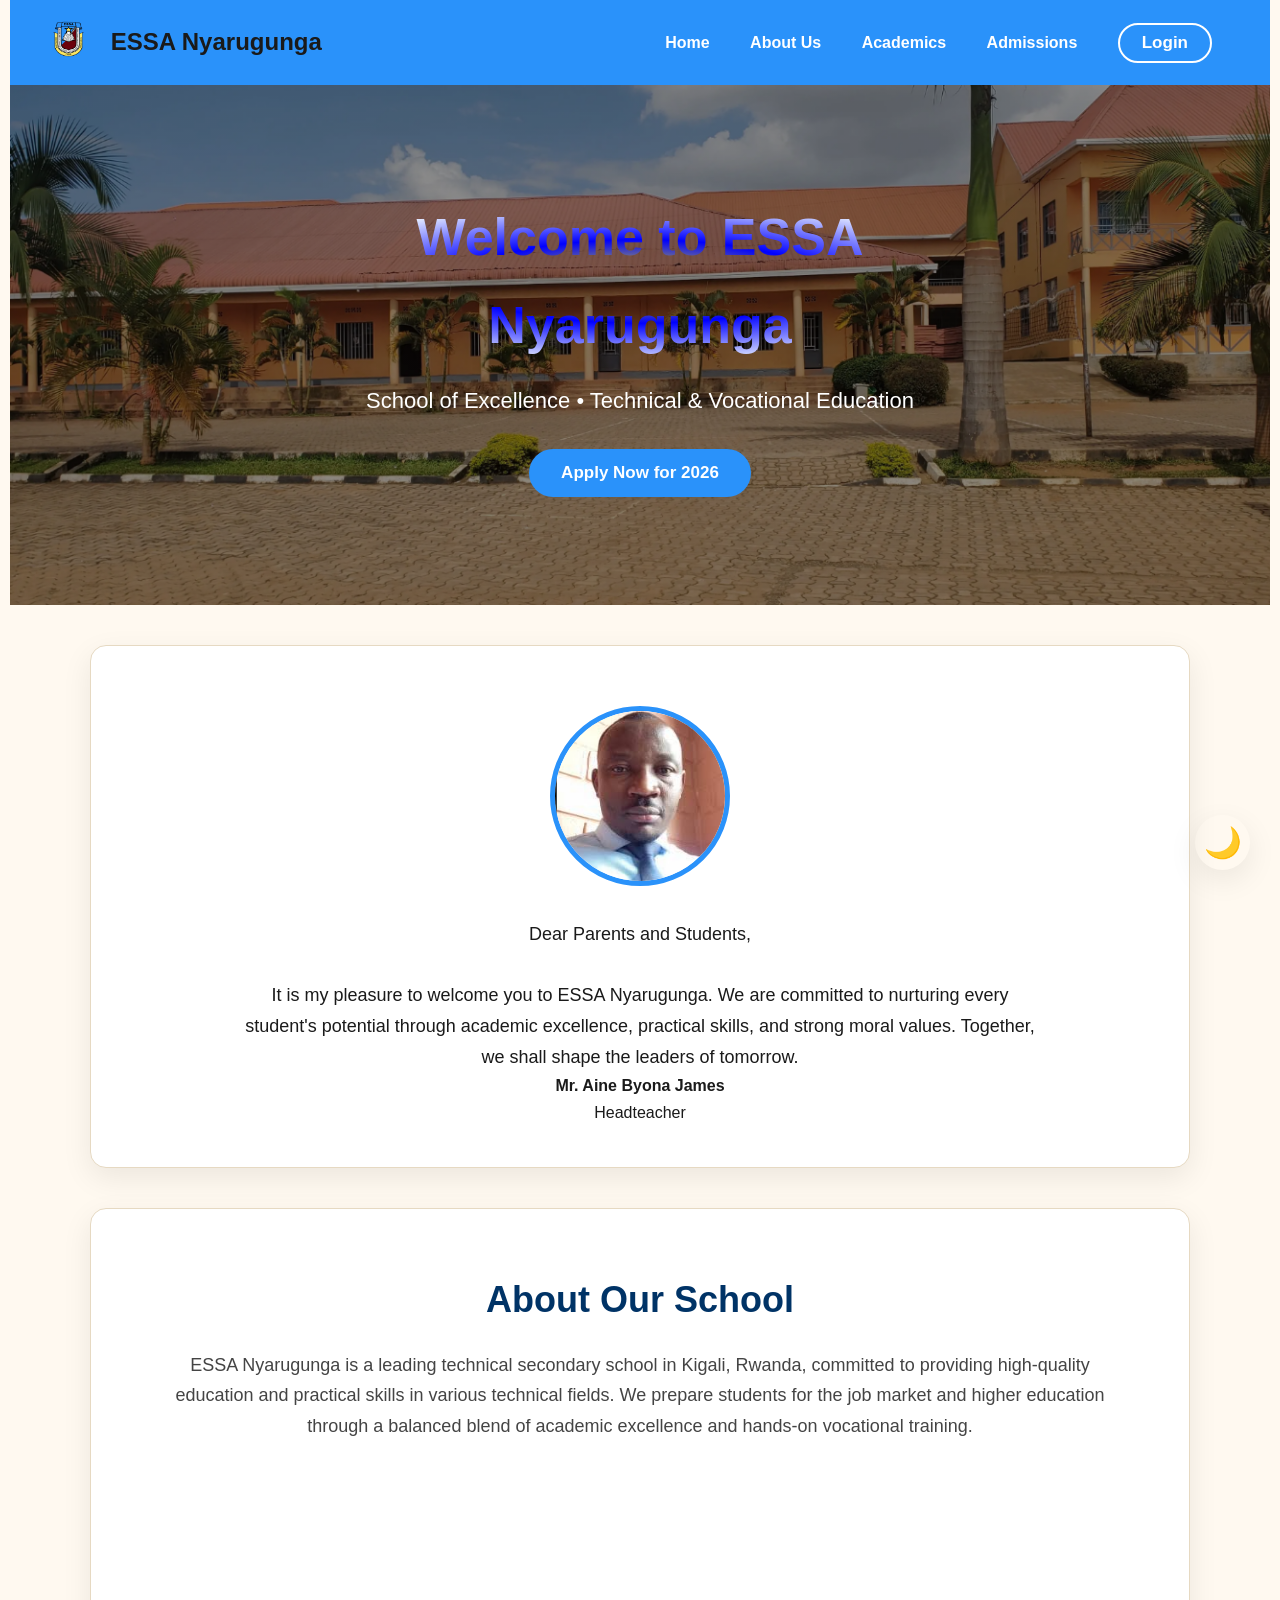
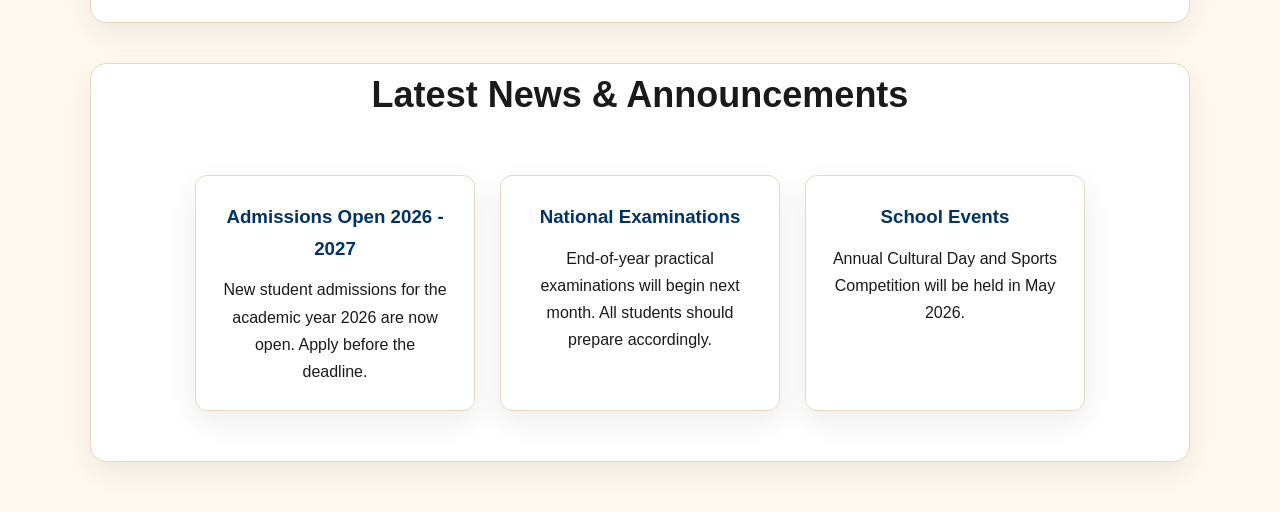
<file: index.html>
<!DOCTYPE html>
<html lang="en">
<head>
    <meta charset="UTF-8">
    <meta name="viewport" content="width=device-width, initial-scale=1.0">
    <title>ESSA Nyarugunga | School of Excellence</title>
    <link rel="stylesheet" href="style.css">
    <link rel="stylesheet" href="features.css">
    <link rel="icon" type="image" href="images/favicon.ico">

    <style>
        body {
            background-color: var(--bg-primary);
            margin: 0;
            padding-top: 0;
        }

        header {
            display: flex;
            justify-content: space-between;
            align-items: center;
            background: #2a92fa;
            color: white;
            padding: 15px 40px;
            position: sticky;
            top: 0;
            z-index: 100;
        }

        .logo-area {
            display: flex;
            align-items: center;
            gap: 12px;
        }

        .logo {
            height: 55px;
            width: auto;
        }

        nav a {
            color: white;
            text-decoration: none;
            margin: 0 18px;
            font-weight: 600;
        }

        nav a:hover {
            color: #FFD700;
        }

        .transparent {
            background: transparent;
            border: 2px solid white;
            color: white;
            padding: 8px 22px;
            border-radius: 50px;
            cursor: pointer;
            font-weight: 600;
        }

        .transparent:hover {
            background: white;
            color: #2a92fa;
        }

        .hero {
            background: linear-gradient(rgba(0,0,0,0.45), rgba(0,0,0,0.45)), 
                        url('images/image.png');
            background-size: cover;
            background-position: center;
            height: 520px;
            display: flex;
            align-items: center;
            justify-content: center;
            text-align: center;
            color: white;
            position: relative;
        }

        .hero-content {
            max-width: 800px;
            padding: 0 20px;
        }

        .hero-content h1 {
            font-size: 52px;
            margin-bottom: 12px;
        }

        .hero-content p {
            font-size: 22px;
            margin-bottom: 30px;
        }

        .container {
            max-width: 1100px;
            margin: 40px auto;
            background: var(--bg-card);
            border-radius: 16px;
            box-shadow: var(--shadow);
            overflow: hidden;
            border: 1px solid var(--border);
        }

        .section-title {
            font-size: 36px;
            text-align: center;
            margin-bottom: 50px;
            color: var(--text-primary);
        }

        .about p {
            font-size: 18px;
            line-height: 1.7;
            color: var(--text-secondary);
            padding: 0 40px 40px;
        }

        .news-container {
            display: grid;
            grid-template-columns: repeat(auto-fit, minmax(320px, 1fr));
            gap: 25px;
            padding: 0 40px 50px;
        }

        .news-card {
            background: var(--bg-card);
            padding: 25px;
            border-radius: 12px;
            box-shadow: var(--shadow);
            border: 1px solid var(--border);
            transition: all 0.3s ease;
        }

        .news-card:hover {
            transform: translateY(-8px);
        }

        .btn-primary {
            background: #2a92fa;
            color: white;
            padding: 14px 32px;
            border: none;
            border-radius: 50px;
            font-size: 17px;
            cursor: pointer;
        }

        .btn-primary:hover {
            background: #1577da;
        }
    </style>
</head>
<body>

    <!-- HEADER -->
    <header>
        <div class="logo-area">
            <img src="images/Essalogo.png" alt="ESSA Nyarugunga Logo" class="logo">
            <h1 style="font-size: 24px; margin: 0;">ESSA Nyarugunga</h1>
        </div>

        <nav>
            <a href="index.html">Home</a>
            <a href="About.html">About Us</a>
            <a href="Academics.html">Academics</a>
            <a href="Admissions.html">Admissions</a>
            <a href="login.html"><button class="transparent">Login</button></a>
        </nav>

        <button id="theme-toggle" class="theme-toggle" aria-label="Toggle theme">🌙</button>
    </header>

    <!-- HERO SECTION -->
    <section class="hero">
        <div class="hero-content">
            <h1 style="background: radial-gradient(yellow , blue , aliceblue , blue);
             -webkit-background-clip:text;
             -webkit-text-fill-color:transparent
             ">Welcome to ESSA Nyarugunga</h1>
            <p>School of Excellence • Technical & Vocational Education</p>
            <button class="btn-primary" onclick="window.location.href='application.html'">
                Apply Now for 2026
            </button>
        </div>
    </section>

 <div class="container">
        <div style="text-align: center; padding: 60px 40px 40px;">
            <img src="images/headmaster.png" alt="Headteacher" style="width: 180px; height: 180px; border-radius: 50%; object-fit: cover; margin-bottom: 25px; border: 5px solid #2a92fa;">
              <p style="font-size: 18px; max-width: 800px; margin: 0 auto; line-height: 1.7;">
                Dear Parents and Students,<br><br>
                It is my pleasure to welcome you to ESSA Nyarugunga. We are committed to nurturing every student's potential through academic excellence, practical skills, and strong moral values. 
                Together, we shall shape the leaders of tomorrow.
            </p>
            <p><strong>Mr. Aine Byona James</strong><br>Headteacher</p>
        </div>
    </div>
    <div class="container about">
        <h2 class="section-title">About Our School</h2>
        <p>
            ESSA Nyarugunga is a leading technical secondary school in Kigali, Rwanda, 
            committed to providing high-quality education and practical skills in various 
            technical fields. We prepare students for the job market and higher education 
            through a balanced blend of academic excellence and hands-on vocational training.
        </p>
        <div style="text-align: center; padding-bottom: 40px;">
            <button class="transparent" onclick="window.location.href='About.html'">
                Read More About Us
            </button>
        </div>
    </div>

    <!-- LATEST NEWS -->
    <div class="container">
        <h2 class="section-title">Latest News & Announcements</h2>
        <div class="news-container" style="
        display:flex
        ">
            <div class="news-card">
                <h3>Admissions Open 2026 - 2027</h3>
                <p>New student admissions for the academic year 2026 are now open. Apply before the deadline.</p>
            </div>
            <div class="news-card">
                <h3>National Examinations</h3>
                <p>End-of-year practical examinations will begin next month. All students should prepare accordingly.</p>
            </div>
            <div class="news-card">
                <h3>School Events</h3>
                <p>Annual Cultural Day and Sports Competition will be held in May 2026.</p>
            </div>
        </div>
    </div>

    <script>
        // Theme Toggle
        const themeToggle = document.getElementById('theme-toggle');
        const currentTheme = localStorage.getItem('theme') || 'light';

        function setTheme(theme) {
            document.documentElement.setAttribute('data-theme', theme);
            localStorage.setItem('theme', theme);
            themeToggle.textContent = theme === 'dark' ? '☀️' : '🌙';
        }

        setTheme(currentTheme);

        themeToggle.addEventListener('click', () => {
            const newTheme = document.documentElement.getAttribute('data-theme') === 'dark' ? 'light' : 'dark';
            setTheme(newTheme);
        });
    </script>
</body>
</html>
</file>
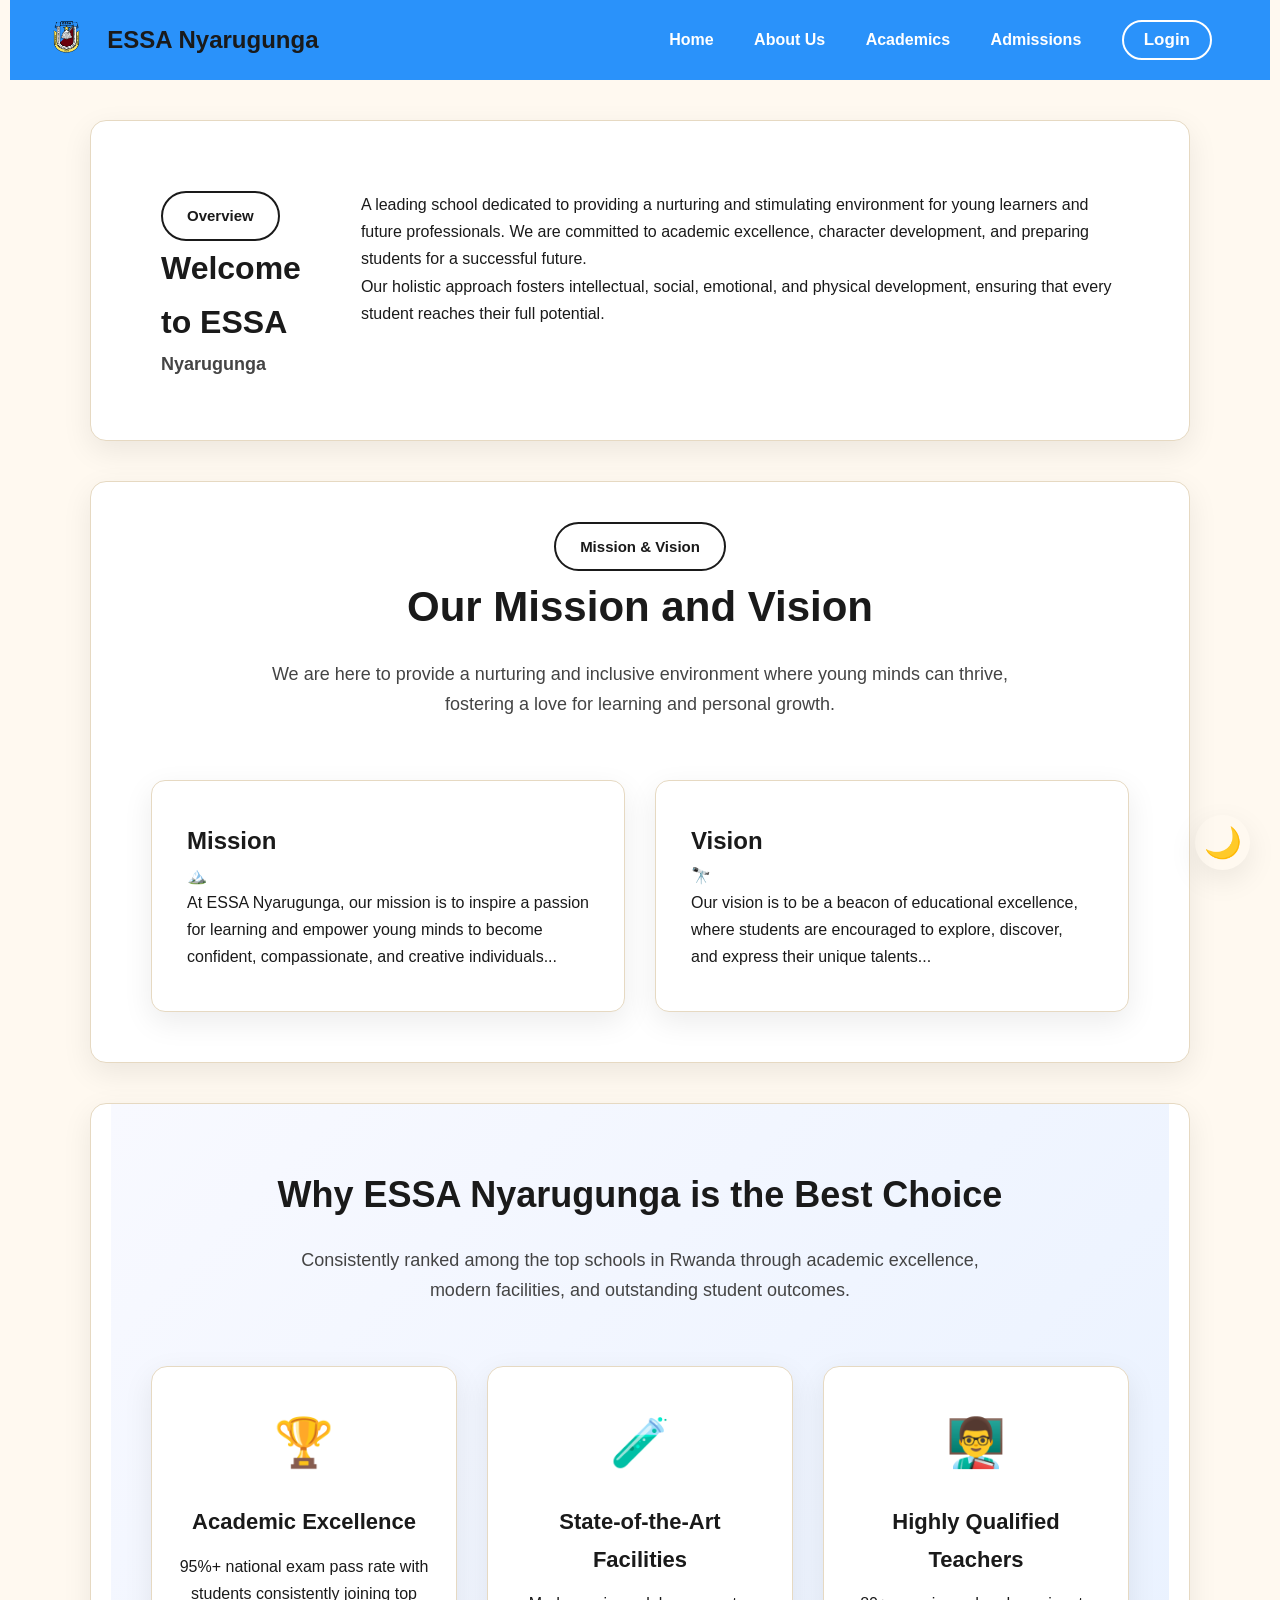
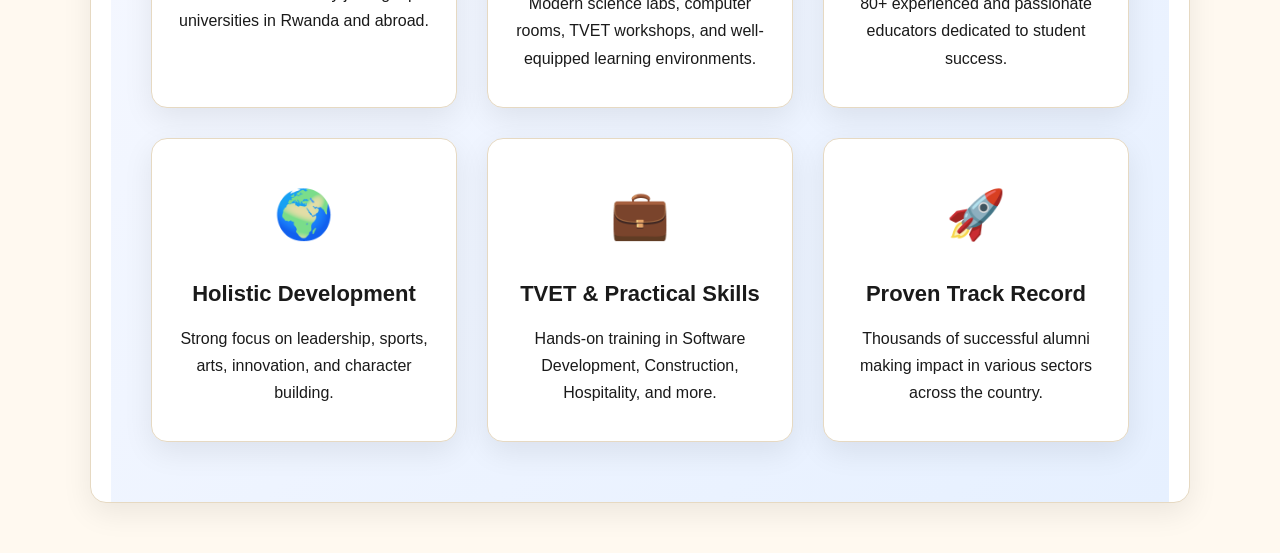
<file: About.html>
<!DOCTYPE html>
<html lang="en">
<head>
    <meta charset="UTF-8">
    <meta name="viewport" content="width=device-width, initial-scale=1.0">
    <title>ESSA Nyarugunga - Home</title>
    
    <link rel="stylesheet" href="style.css">
    <link rel="stylesheet" href="features.css">
    <link rel="icon" type="image" href="images/favicon.ico">

    <style>
        body {
            background-color: var(--bg-primary);
            padding-top: 0;
            margin: 0;
        }

        header {
            display: flex;
            justify-content: space-between;
            align-items: center;
            background: #2a92fa;
            color: white;
            padding: 15px 40px;
            position: sticky;
            top: 0;
            z-index: 100;
        }

        .logo-area {
            display: flex;
            align-items: center;
            gap: 12px;
        }

        .logo {
            height: 50px;
            width: auto;
        }

        nav a {
            color: white;
            text-decoration: none;
            margin: 0 18px;
            font-weight: 600;
        }

        nav a:hover {
            color: #FFD700;
        }

        .transparent {
            background: transparent;
            border: 2px solid white;
            color: white;
            padding: 8px 20px;
            border-radius: 50px;
            cursor: pointer;
            font-weight: 600;
        }

        .transparent:hover {
            background: white;
            color: #2a92fa;
        }

        .container {
            max-width: 1100px;
            margin: 40px auto;
            background: var(--bg-card);
            border-radius: 16px;
            box-shadow: var(--shadow);
            overflow: hidden;
            border: 1px solid var(--border);
        }

        .section-title {
            font-size: 36px;
            text-align: center;
            margin-bottom: 20px;
            color: var(--text-primary);
        }

        .section-subtitle {
            text-align: center;
            max-width: 700px;
            margin: 0 auto 60px;
            font-size: 18px;
            color: var(--text-secondary);
        }

        /* Why Best Section */
        .why-best {
            padding: 60px 40px;
            background: linear-gradient(135deg, #f8f9ff, #e6f0ff);
        }

        [data-theme="dark"] .why-best {
            background: #0a1f3d;
        }

        .features-grid {
            display: grid;
            grid-template-columns: repeat(auto-fit, minmax(280px, 1fr));
            gap: 30px;
        }

        .feature-card {
            background: var(--bg-card);
            padding: 35px 25px;
            border-radius: 16px;
            text-align: center;
            box-shadow: var(--shadow);
            transition: all 0.4s ease;
            border: 1px solid var(--border);
        }

        .feature-card:hover {
            transform: translateY(-12px);
            box-shadow: 0 20px 40px rgba(0, 0, 0, 0.15);
        }

        .feature-icon {
            font-size: 48px;
            margin-bottom: 20px;
        }

        .feature-card h3 {
            font-size: 22px;
            margin-bottom: 12px;
            color: var(--text-primary);
        }
    </style>
</head>
<body>

    <!-- HEADER -->
    <header>
        <div class="logo-area">
            <img src="images/Essalogo.png" alt="ESSA Nyarugunga Logo" class="logo">
            <h1 style="font-size: 24px; margin: 0;">ESSA Nyarugunga</h1>
        </div>

        <nav>
            <a href="index.html">Home</a>
            <a href="#about">About Us</a>
            <a href="Academics.html">Academics</a>
            <a href="Admissions.html">Admissions</a>
            <a href="login.html"><button class="transparent">Login</button></a>
        </nav>

        <button id="theme-toggle" class="theme-toggle" aria-label="Toggle theme">🌙</button>
    </header>

    <!-- Welcome / Overview Section -->
    <div class="container">
        <div class="header" style="position: relative; padding: 50px 50px 40px;">
            <div class="pattern"></div>
            
            <div class="content" style="display: flex; gap: 60px; padding: 20px 0;">
                <div class="left-section">
                    <div class="overview-btn">Overview</div>
                    <h1 class="title">Welcome to ESSA</h1>
                    <h1 class="subtitle">Nyarugunga</h1>
                </div>
                
                <div class="right-section">
                    <p>
                        A leading school dedicated to providing a nurturing and stimulating environment 
                        for young learners and future professionals. We are committed to academic excellence, 
                        character development, and preparing students for a successful future.
                    </p>
                    <p>
                        Our holistic approach fosters intellectual, social, emotional, and physical 
                        development, ensuring that every student reaches their full potential.
                    </p>
                </div>
            </div>
        </div>
    </div>

    <!-- Mission & Vision Section -->
    <div class="container">
        <div class="header" style="text-align: center; margin-bottom: 60px; padding: 40px 20px 0;">
            <div class="mission-btn">Mission & Vision</div>
            <h1 class="main-title">Our Mission and Vision</h1>
            <p class="subtitle">
                We are here to provide a nurturing and inclusive environment where young minds can thrive, 
                fostering a love for learning and personal growth.
            </p>
        </div>

        <div class="cards" style="display: grid; grid-template-columns: 1fr 1fr; gap: 30px; padding: 0 40px 50px;">
            <!-- Mission Card -->
            <div class="card fade-in" id="mission-card">
                <div class="card-header">
                    <h2 class="card-title">Mission</h2>
                    <span class="icon mountain-icon">🏔️</span>
                </div>
                <p>
                    At ESSA Nyarugunga, our mission is to inspire a passion for learning and empower 
                    young minds to become confident, compassionate, and creative individuals...
                </p>
            </div>

            <!-- Vision Card -->
            <div class="card fade-in" id="vision-card">
                <div class="card-header">
                    <h2 class="card-title">Vision</h2>
                    <span class="icon binocular-icon">🔭</span>
                </div>
                <p>
                    Our vision is to be a beacon of educational excellence, where students are encouraged 
                    to explore, discover, and express their unique talents...
                </p>
            </div>
        </div>
    </div>

    <!-- 🔥 NEW: Why We Are The Best Section -->
    <div class="container">
        <div class="why-best">
            <h2 class="section-title">Why ESSA Nyarugunga is the Best Choice</h2>
            <p class="section-subtitle">
                Consistently ranked among the top schools in Rwanda through academic excellence, 
                modern facilities, and outstanding student outcomes.
            </p>

            <div class="features-grid">
                <div class="feature-card">
                    <div class="feature-icon">🏆</div>
                    <h3>Academic Excellence</h3>
                    <p>95%+ national exam pass rate with students consistently joining top universities in Rwanda and abroad.</p>
                </div>

                <div class="feature-card">
                    <div class="feature-icon">🧪</div>
                    <h3>State-of-the-Art Facilities</h3>
                    <p>Modern science labs, computer rooms, TVET workshops, and well-equipped learning environments.</p>
                </div>

                <div class="feature-card">
                    <div class="feature-icon">👨‍🏫</div>
                    <h3>Highly Qualified Teachers</h3>
                    <p>80+ experienced and passionate educators dedicated to student success.</p>
                </div>

                <div class="feature-card">
                    <div class="feature-icon">🌍</div>
                    <h3>Holistic Development</h3>
                    <p>Strong focus on leadership, sports, arts, innovation, and character building.</p>
                </div>

                <div class="feature-card">
                    <div class="feature-icon">💼</div>
                    <h3>TVET & Practical Skills</h3>
                    <p>Hands-on training in Software Development, Construction, Hospitality, and more.</p>
                </div>

                <div class="feature-card">
                    <div class="feature-icon">🚀</div>
                    <h3>Proven Track Record</h3>
                    <p>Thousands of successful alumni making impact in various sectors across the country.</p>
                </div>
            </div>
        </div>
    </div>

    <script>
        // Theme Toggle
        const themeToggle = document.getElementById('theme-toggle');
        const currentTheme = localStorage.getItem('theme') || 'light';

        function setTheme(theme) {
            document.documentElement.setAttribute('data-theme', theme);
            localStorage.setItem('theme', theme);
            themeToggle.textContent = theme === 'dark' ? '☀️' : '🌙';
        }

        setTheme(currentTheme);

        themeToggle.addEventListener('click', () => {
            const newTheme = document.documentElement.getAttribute('data-theme') === 'dark' ? 'light' : 'dark';
            setTheme(newTheme);
        });

        // Scroll Animation for Cards
        function handleScroll() {
            const cards = document.querySelectorAll('.card, .feature-card');
            cards.forEach(card => {
                const cardTop = card.getBoundingClientRect().top;
                if (cardTop < window.innerHeight * 0.85) {
                    card.classList.add('visible');
                }
            });
        }

        window.addEventListener('scroll', handleScroll);
        window.addEventListener('load', () => setTimeout(handleScroll, 300));
    </script>
</body>
</html>
</file>
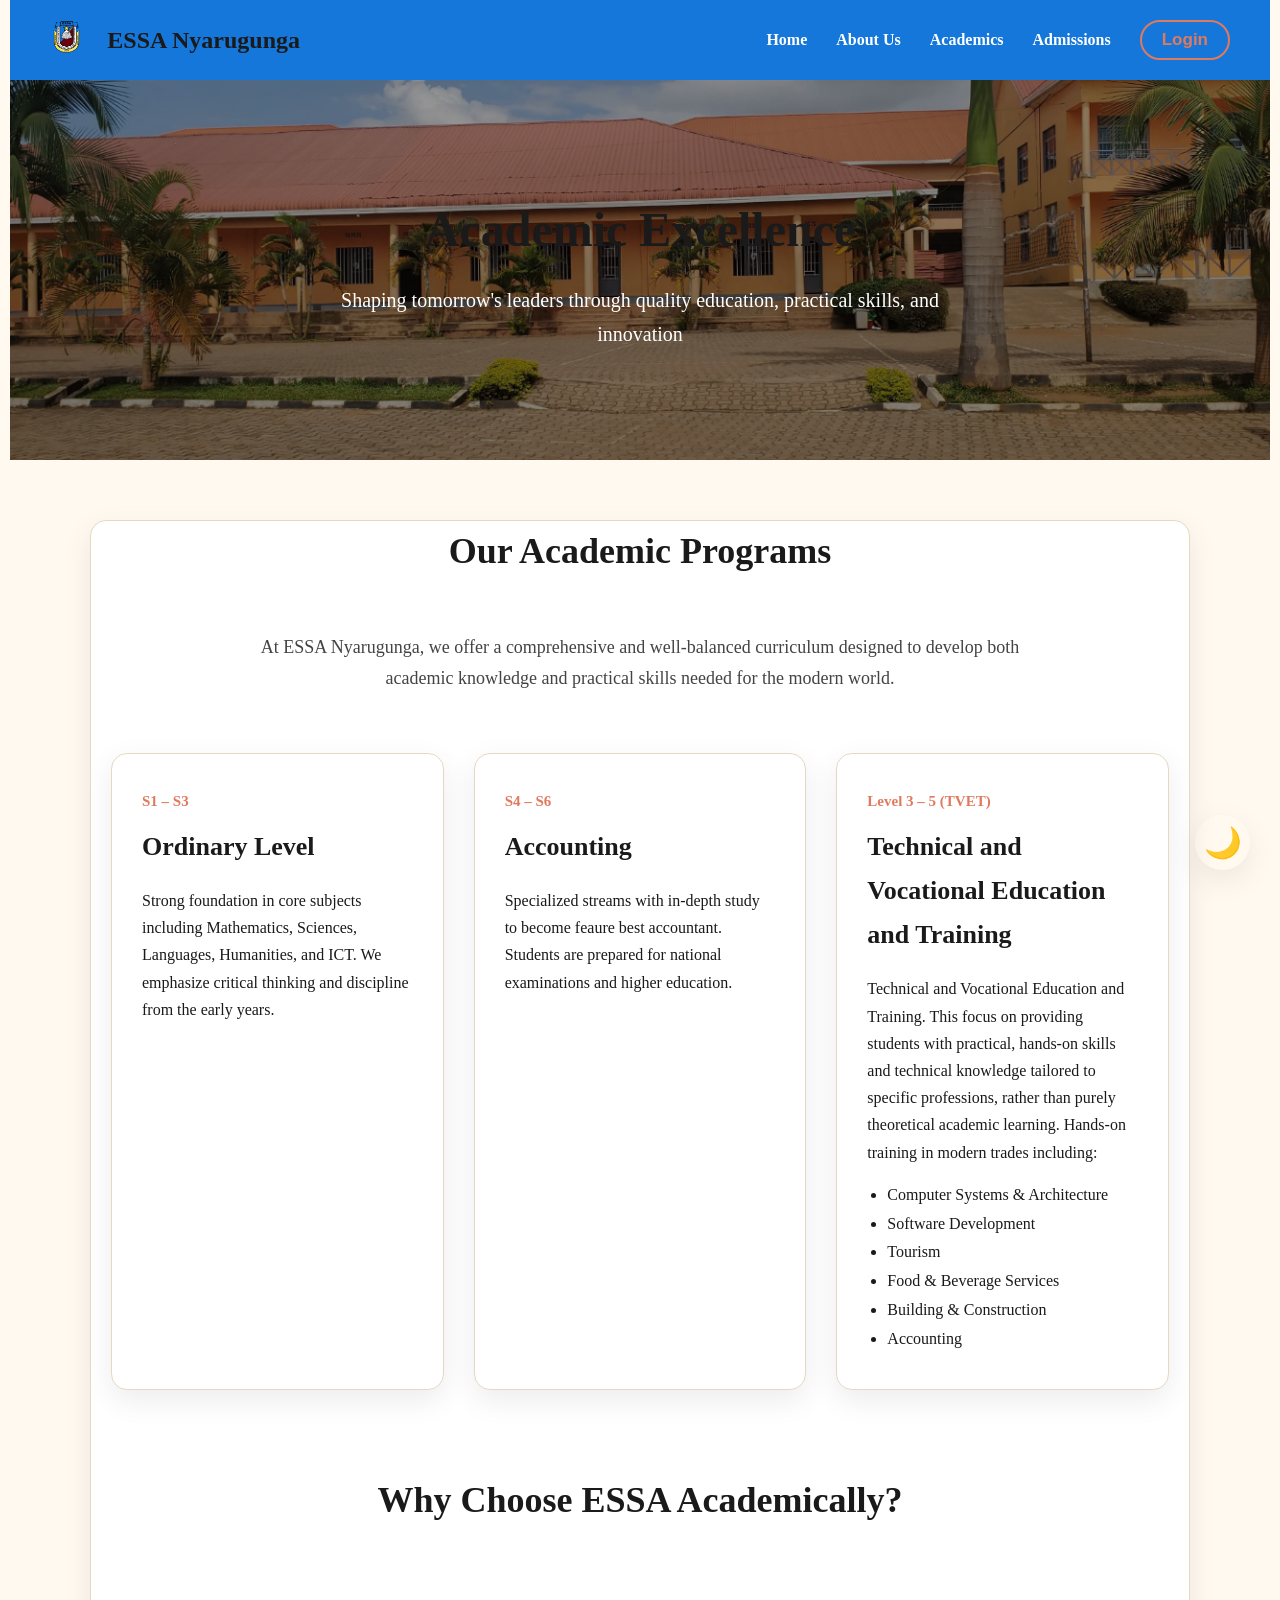
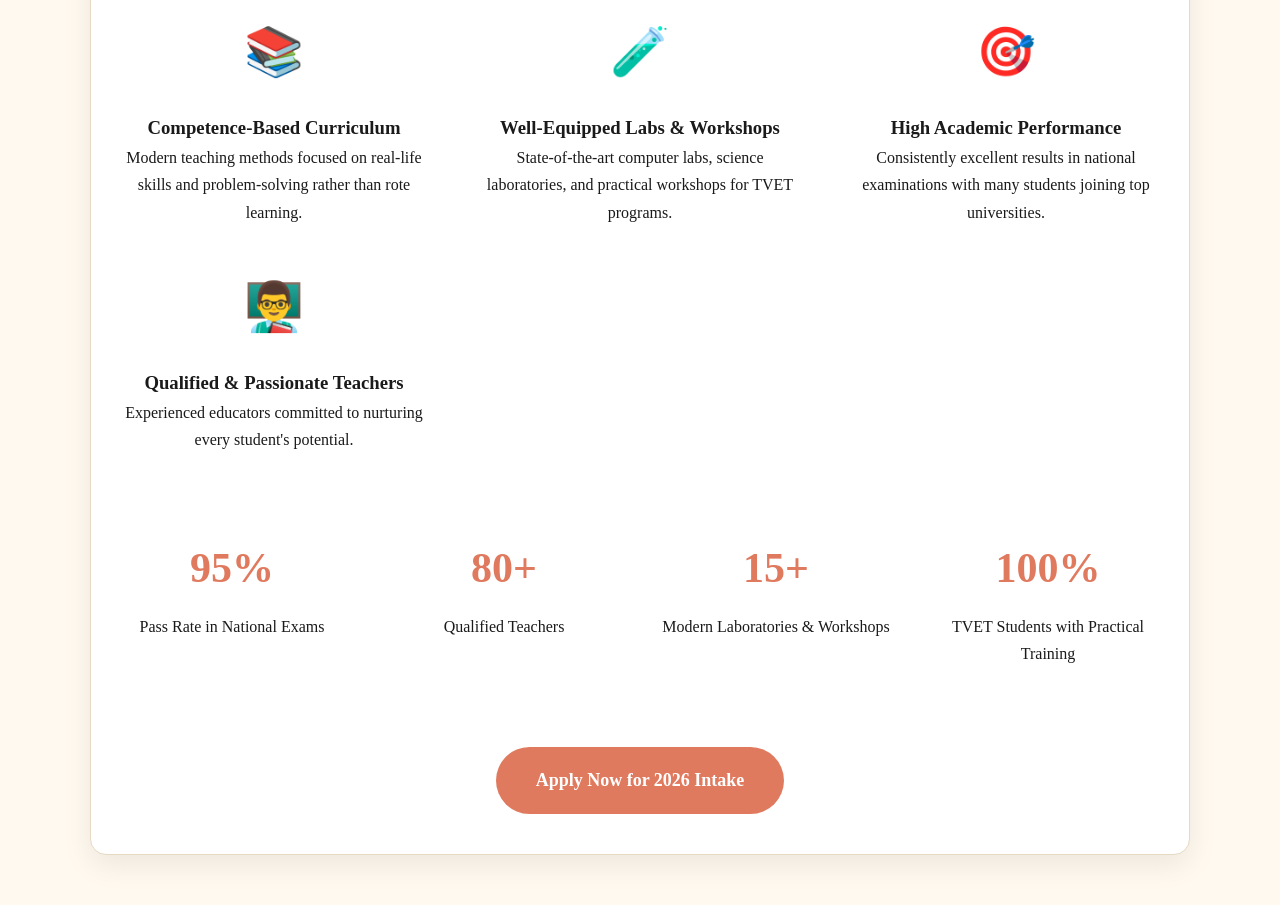
<file: Academics.html>
<!DOCTYPE html>
<html lang="en">
<head>
    <meta charset="UTF-8">
    <meta name="viewport" content="width=device-width, initial-scale=1.0">
    <title>Academics - ESSA Nyarugunga</title>
    <link rel="stylesheet" href="style.css">
    <link rel="stylesheet" href="features.css">
    <link rel="icon" type="image" href="images/favicon.ico">

    <style>
        body {
            background-color: var(--bg-primary);
            padding-top: 0;
            margin: 0;
            font-family: inherit;
        }

        header {
            display: flex;
            justify-content: space-between;
            align-items: center;
            background: #1577da;
            color: white;
            padding: 15px 40px;
        }

        .container {
            max-width: 1100px;
            margin: 40px auto;
            background: var(--bg-card);
            border-radius: 16px;
            box-shadow: var(--shadow);
            overflow: hidden;
            border: 1px solid var(--border);
        }

        .logo-area {
            display: flex;
            align-items: center;
            gap: 12px;
        }

        .logo {
            height: 50px;
            width: auto;
        }

        nav a {
            color: white;
            text-decoration: none;
            margin-left: 25px;
            font-weight: bold;
        }

        nav a:hover {
            color: #FFD700;
        }

        .transparent {
            background: transparent;
            border: 2px solid var(--accent);
            color: var(--accent);
            padding: 8px 20px;
            border-radius: 50px;
            cursor: pointer;
        }

        .transparent:hover {
            background: var(--accent);
            color: white;
        }

        .hero {
            background: linear-gradient(rgba(0,0,0,0.4), rgba(0,0,0,0.5)), url('images/image.png');
            background-size: cover;
            background-position: center;
            height: 380px;
            display: flex;
            align-items: center;
            justify-content: center;
            text-align: center;
            color: white;
            margin-bottom: 60px;
        }

        .hero-content h1 {
            font-size: 48px;
            margin-bottom: 12px;
        }

        .section-title {
            font-size: 36px;
            text-align: center;
            margin-bottom: 50px;
            color: var(--text-primary);
        }

        .programs-grid {
            display: grid;
            grid-template-columns: repeat(auto-fit, minmax(320px, 1fr));
            gap: 30px;
            margin-bottom: 80px;
        }

        .program-card {
            background: var(--bg-card);
            border-radius: 16px;
            padding: 35px 30px;
            box-shadow: var(--shadow);
            transition: all 0.4s ease;
            border: 1px solid var(--border);
        }

        .program-card:hover {
            transform: translateY(-12px);
            box-shadow: 0 20px 40px rgba(0,0,0,0.15);
        }

        .program-level {
            font-size: 15px;
            font-weight: 600;
            color: var(--accent);
            margin-bottom: 10px;
        }

        .program-title {
            font-size: 26px;
            font-weight: 700;
            margin-bottom: 18px;
            color: var(--text-primary);
        }

        .features {
            display: grid;
            grid-template-columns: repeat(auto-fit, minmax(280px, 1fr));
            gap: 40px;
            margin: 80px 0;
        }

        .feature {
            text-align: center;
        }

        .feature-icon {
            font-size: 48px;
            margin-bottom: 20px;
        }

        .stats {
            display: grid;
            grid-template-columns: repeat(auto-fit, minmax(200px, 1fr));
            gap: 30px;
            text-align: center;
            margin: 80px 0;
        }

        .stat-item h3 {
            font-size: 42px;
            color: var(--accent);
            margin-bottom: 8px;
        }

        .btn-primary {
            display: inline-block;
            background: var(--accent);
            color: white;
            padding: 18px 40px;
            border-radius: 50px;
            text-decoration: none;
            font-size: 18px;
            font-weight: 600;
        }
    </style>
</head>
<body>

    <!-- HEADER -->
    <header>
           <div class="logo-area">
                <img src="images/Essalogo.png" alt="ESSA Logo" class="logo">
                <h1 style="font-size: 24px; margin: 0;">ESSA Nyarugunga</h1>
            </div>

            <nav>
                <a href="index.html">Home</a>
                <a href="About.html">About Us</a>
                <a href="Academics.html">Academics</a>
                <a href="Admissions.html">Admissions</a>
                <a href="login.html"><button class="transparent">Login</button></a>
                <button id="theme-toggle" class="theme-toggle" aria-label="Toggle theme">🌙</button>
            </nav>
        
    </header>

    <div class="hero">
        <div class="hero-content">
            <h1>Academic Excellence</h1>
            <p style="font-size: 20px; max-width: 600px;">
                Shaping tomorrow's leaders through quality education, practical skills, and innovation
            </p>
        </div>
    </div>

    <div class="container">

        <!-- Introduction -->
        <div style="text-align: center; max-width: 800px; margin: 0 auto 60px;">
            <h2 class="section-title">Our Academic Programs</h2>
            <p style="font-size: 18px; color: var(--text-secondary);">
                At ESSA Nyarugunga, we offer a comprehensive and well-balanced curriculum designed to develop 
                both academic knowledge and practical skills needed for the modern world.
            </p>
        </div>

        <!-- Programs Grid -->
        <div class="programs-grid">
            <div class="program-card">
                <div class="program-level">S1 – S3</div>
                <div class="program-title">Ordinary Level</div>
                <p>Strong foundation in core subjects including Mathematics, Sciences, Languages, Humanities, and ICT. 
                   We emphasize critical thinking and discipline from the early years.</p>
            </div>

            <div class="program-card">
                <div class="program-level">S4 – S6</div>
                <div class="program-title">Accounting</div>
                <p>Specialized streams with in-depth study to become feaure best accountant. Students are prepared for national examinations and higher education.</p>
            </div>

            <div class="program-card">
                <div class="program-level">Level 3 – 5 (TVET)</div>
                <div class="program-title">Technical and Vocational Education and Training</div>
                <p>Technical and Vocational Education and Training. This focus on providing students with practical, hands-on skills and technical knowledge tailored to specific professions, rather than purely theoretical academic learning. 
                    Hands-on training in modern trades including:</p>
                <ul style="margin-top: 15px; padding-left: 20px; line-height: 1.8;">
                    <li>Computer Systems & Architecture</li>
                    <li>Software Development</li>
                    <li>Tourism</li>
                    <li>Food & Beverage Services</li>
                    <li>Building & Construction</li>
                    <li>Accounting</li>
                </ul>
            </div>
        </div>

        <!-- Why Choose Us -->
        <h2 class="section-title">Why Choose ESSA Academically?</h2>

        <div class="features">
            <div class="feature">
                <div class="feature-icon">📚</div>
                <h3>Competence-Based Curriculum</h3>
                <p>Modern teaching methods focused on real-life skills and problem-solving rather than rote learning.</p>
            </div>
            <div class="feature">
                <div class="feature-icon">🧪</div>
                <h3>Well-Equipped Labs & Workshops</h3>
                <p>State-of-the-art computer labs, science laboratories, and practical workshops for TVET programs.</p>
            </div>
            <div class="feature">
                <div class="feature-icon">🎯</div>
                <h3>High Academic Performance</h3>
                <p>Consistently excellent results in national examinations with many students joining top universities.</p>
            </div>
            <div class="feature">
                <div class="feature-icon">👨‍🏫</div>
                <h3>Qualified & Passionate Teachers</h3>
                <p>Experienced educators committed to nurturing every student's potential.</p>
            </div>
        </div>

        <!-- Statistics -->
        <div class="stats">
            <div class="stat-item">
                <h3>95%</h3>
                <p>Pass Rate in National Exams</p>
            </div>
            <div class="stat-item">
                <h3>80+</h3>
                <p>Qualified Teachers</p>
            </div>
            <div class="stat-item">
                <h3>15+</h3>
                <p>Modern Laboratories & Workshops</p>
            </div>
            <div class="stat-item">
                <h3>100%</h3>
                <p>TVET Students with Practical Training</p>
            </div>
        </div>

        <div style="text-align: center; margin: 80px 0 40px;">
            <a href="Admissions.html" class="btn-primary">Apply Now for 2026 Intake</a>
        </div>

    </div>

    <script>
        // Theme Toggle
        const themeToggle = document.getElementById('theme-toggle');
        const currentTheme = localStorage.getItem('theme') || 'light';

        function setTheme(theme) {
            document.documentElement.setAttribute('data-theme', theme);
            localStorage.setItem('theme', theme);
            themeToggle.textContent = theme === 'dark' ? '☀️' : '🌙';
        }

        setTheme(currentTheme);

        themeToggle.addEventListener('click', () => {
            const newTheme = document.documentElement.getAttribute('data-theme') === 'dark' ? 'light' : 'dark';
            setTheme(newTheme);
        });
    </script>
</body>
</html>
</file>
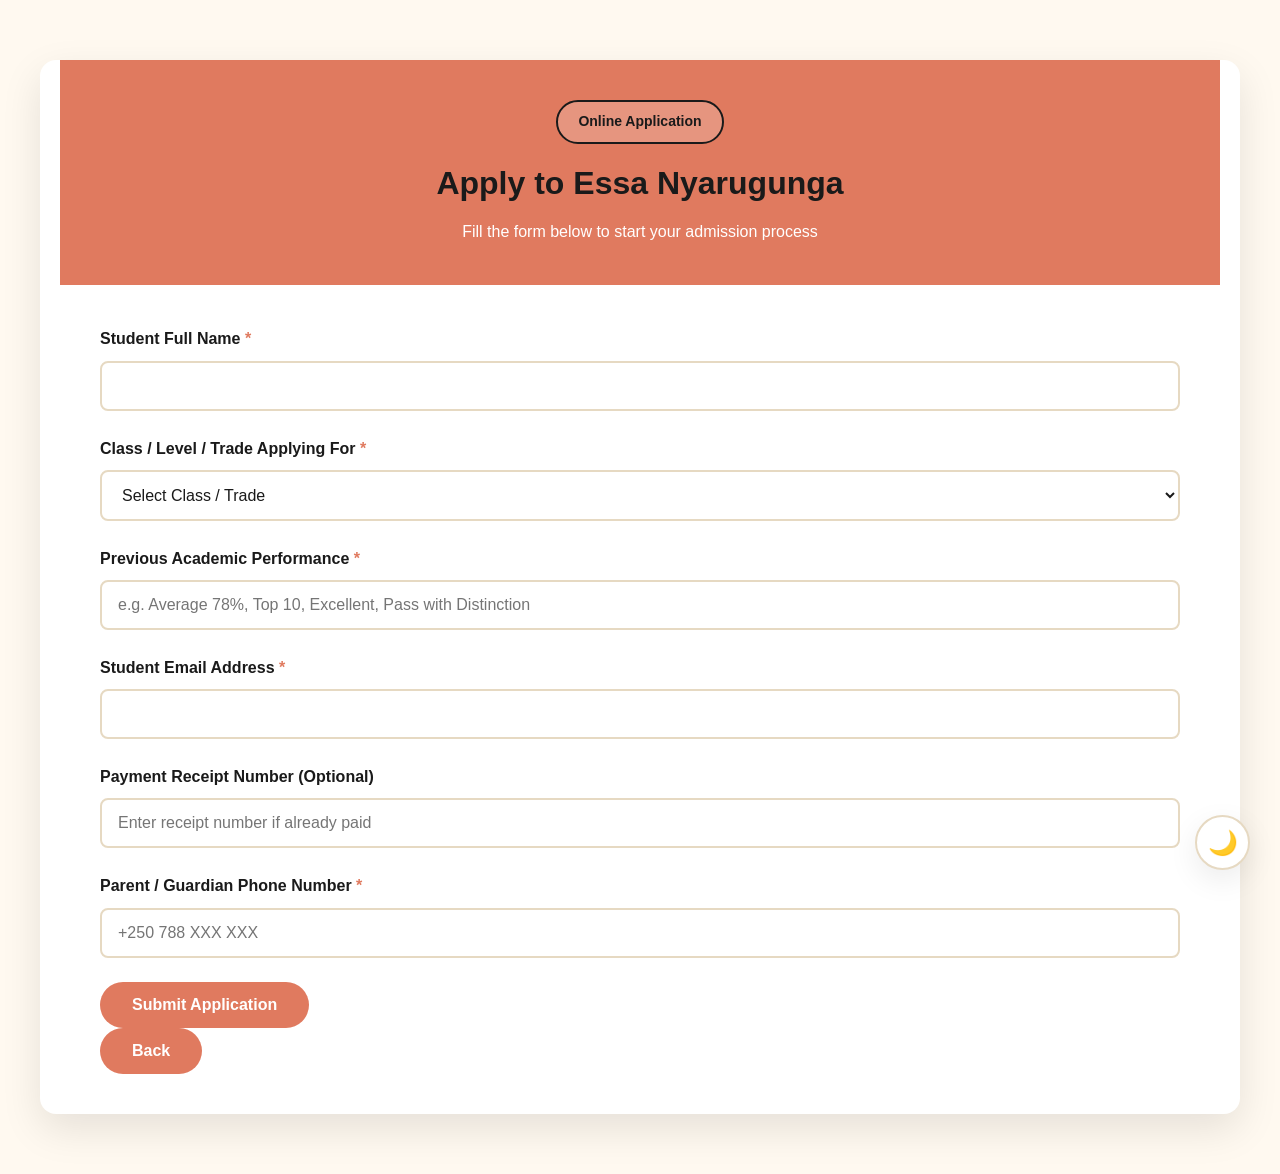
<file: application.html>
<!DOCTYPE html>
<html lang="en">
<head>
  <meta charset="UTF-8">
  <meta name="viewport" content="width=device-width, initial-scale=1.0">
  <title>Online Application - Essa Nyarugunga</title>
  <link rel="stylesheet" href="style.css">
   <link rel="icon" type="image" href="images/favicon.ico">
   <style>
    * {
      margin: 0;
      padding: 0;
      box-sizing: border-box;
    }

    body {
      font-family: 'Segoe UI', Tahoma, Geneva, Verdana, sans-serif;
      background-color: #fff9f0;
      padding: 60px 20px;
      color: #333;
    }

    .container {
      max-width: 700px;
      margin: 0 auto;
      background: white;
      border-radius: 16px;
      box-shadow: 0 15px 40px rgba(0, 0, 0, 0.1);
      overflow: hidden;
    }

    .form-header {
      background: #e07a5f;
      color: white;
      padding: 40px 30px;
      text-align: center;
    }

    .form-header .badge {
      display: inline-block;
      padding: 8px 20px;
      background: rgba(255,255,255,0.2);
      border-radius: 50px;
      font-size: 14px;
      margin-bottom: 12px;
    }

    .form-header h1 {
      font-size: 32px;
      margin-bottom: 8px;
    }

    .form-body {
      padding: 40px 40px;
    }

    .form-group {
      margin-bottom: 22px;
    }

    label {
      display: block;
      margin-bottom: 8px;
      font-weight: 600;
      color: #444;
    }

    input, select {
      width: 100%;
      padding: 14px 16px;
      border: 2px solid #ddd;
      border-radius: 8px;
      font-size: 16px;
      transition: border 0.3s;
    }

    input:focus, select:focus {
      outline: none;
      border-color: #e07a5f;
    }

    .required::after {
      content: " *";
      color: #e07a5f;
    }

    .btn {
      background: #e07a5f;
      color: white;
      padding: 16px 40px;
      border: none;
      border-radius: 50px;
      font-size: 17px;
      font-weight: 600;
      cursor: pointer;
      width: 100%;
      margin-top: 20px;
      transition: all 0.3s;
    }

    .btn:hover {
      background: #d96a4f;
      transform: translateY(-2px);
    }

    .success {
      display: none;
      background: #d4edda;
      color: #155724;
      padding: 20px;
      border-radius: 8px;
      margin-top: 20px;
      text-align: center;
    }
  </style>
  <link rel="stylesheet" href="style.css">
</head>
<body>

  <div class="container">
    <div class="form-header">
      <div class="badge">Online Application</div>
      <h1>Apply to Essa Nyarugunga</h1>
      <p>Fill the form below to start your admission process</p>
    </div>

    <div class="form-body" style="padding: 40px 40px;">
      <form id="applicationForm">
        
        <div class="form-group">
          <label class="required">Student Full Name</label>
          <input type="text" id="studentName" required>
        </div>

        <div class="form-group">
          <label class="required">Class / Level / Trade Applying For</label>
          <select id="studentClass" required>
            <option value="">Select Class / Trade</option>
            
            <!-- Ordinary Level -->
            <optgroup label="Ordinary Level (S1 - S3)">
              <option value="S1">S1 - Ordinary Level</option>
              <option value="S2">S2 - Ordinary Level</option>
              <option value="S3">S3 - Ordinary Level</option>
            </optgroup>

            <!-- Advanced Level -->
            <optgroup label="Advanced Level (S4 - S6)">
              <option value="S4">S4 - Advanced Level</option>
              <option value="S5">S5 - Advanced Level</option>
              <option value="S6">S6 - Advanced Level</option>
            </optgroup>

            <!-- TVET / Trades (Level 3 to 5) -->
            <optgroup label="TVET Trades (Level 3 - 5)">
              <option value="Computer Systems and Architecture L3">Computer Systems and Architecture - Level 3</option>
              <option value="Computer Systems and Architecture L4">Computer Systems and Architecture - Level 4</option>
              <option value="Computer Systems and Architecture L5">Computer Systems and Architecture - Level 5</option>
              
              <option value="Software Development L3">Software Development - Level 3</option>
              <option value="Software Development L4">Software Development - Level 4</option>
              <option value="Software Development L5">Software Development - Level 5</option>
              
              <option value="Tourism L3">Tourism - Level 3</option>
              <option value="Tourism L4">Tourism - Level 4</option>
              <option value="Tourism L5">Tourism - Level 5</option>
              
              <option value="Food and Beverage L3">Food and Beverage - Level 3</option>
              <option value="Food and Beverage L4">Food and Beverage - Level 4</option>
              <option value="Food and Beverage L5">Food and Beverage - Level 5</option>
              
              <option value="Building and Construction L3">Building and Construction - Level 3</option>
              <option value="Building and Construction L4">Building and Construction - Level 4</option>
              <option value="Building and Construction L5">Building and Construction - Level 5</option>
              
              <option value="Accounting L3">Accounting - Level 3</option>
              <option value="Accounting L4">Accounting - Level 4</option>
              <option value="Accounting L5">Accounting - Level 5</option>
            </optgroup>
          </select>
        </div>

        <div class="form-group">
          <label class="required">Previous Academic Performance</label>
          <input type="text" id="studentMarks" placeholder="e.g. Average 78%, Top 10, Excellent, Pass with Distinction" required>
        </div>

        <div class="form-group">
          <label class="required">Student Email Address</label>
          <input type="email" id="studentEmail" required>
        </div>

        <div class="form-group">
          <label>Payment Receipt Number (Optional)</label>
          <input type="text" id="receiptNumber" placeholder="Enter receipt number if already paid">
        </div>

        <div class="form-group">
          <label class="required">Parent / Guardian Phone Number</label>
          <input type="tel" id="parentNumber" placeholder="+250 788 XXX XXX" required>
        </div>
        <button type="submit" class="btn-primary">Submit Application</button>
      </form>
<button class="btn-primary" onclick="window.location.href='index.html'"> Back </button>
      <div id="successMessage" class="success" style="display: none; margin-top: 20px;">
        <h3>✅ Application Submitted Successfully!</h3>
        <p>Your application has been received. We will contact you within 2 working days.</p>
      </div>
    </div>
  </div>

  <!-- Theme Toggle -->
  <button class="theme-toggle" id="themeToggle" aria-label="Toggle Dark Mode">🌙</button>

  <script>
    // Form Submission with Local Storage
    const form = document.getElementById('applicationForm');
    const successMsg = document.getElementById('successMessage');

    form.addEventListener('submit', function(e) {
      e.preventDefault();

      const application = {
        id: Date.now(),
        studentName: document.getElementById('studentName').value.trim(),
        studentClass: document.getElementById('studentClass').value,
        studentMarks: document.getElementById('studentMarks').value.trim(),
        studentEmail: document.getElementById('studentEmail').value.trim(),
        receiptNumber: document.getElementById('receiptNumber').value.trim() || 'Not Paid',
        parentNumber: document.getElementById('parentNumber').value.trim(),
        dateApplied: new Date().toLocaleDateString('en-GB'),
        status: "Pending"
      };

      // Save to Local Storage
      let applications = JSON.parse(localStorage.getItem('essaApplications')) || [];
      applications.push(application);
      localStorage.setItem('essaApplications', JSON.stringify(applications));

      // Show success
      successMsg.style.display = 'block';
      form.reset();

      setTimeout(() => {
        successMsg.style.display = 'none';
      }, 6000);
    });

    // Theme Toggle
    const themeToggle = document.getElementById('themeToggle');
    const currentTheme = localStorage.getItem('theme') || 'light';

    function setTheme(theme) {
      document.documentElement.setAttribute('data-theme', theme);
      localStorage.setItem('theme', theme);
      themeToggle.textContent = theme === 'dark' ? '☀️' : '🌙';
    }

    setTheme(currentTheme);

    themeToggle.addEventListener('click', () => {
      const newTheme = document.documentElement.getAttribute('data-theme') === 'dark' ? 'light' : 'dark';
      setTheme(newTheme);
    });
  </script>
</body>
</html>
</file>
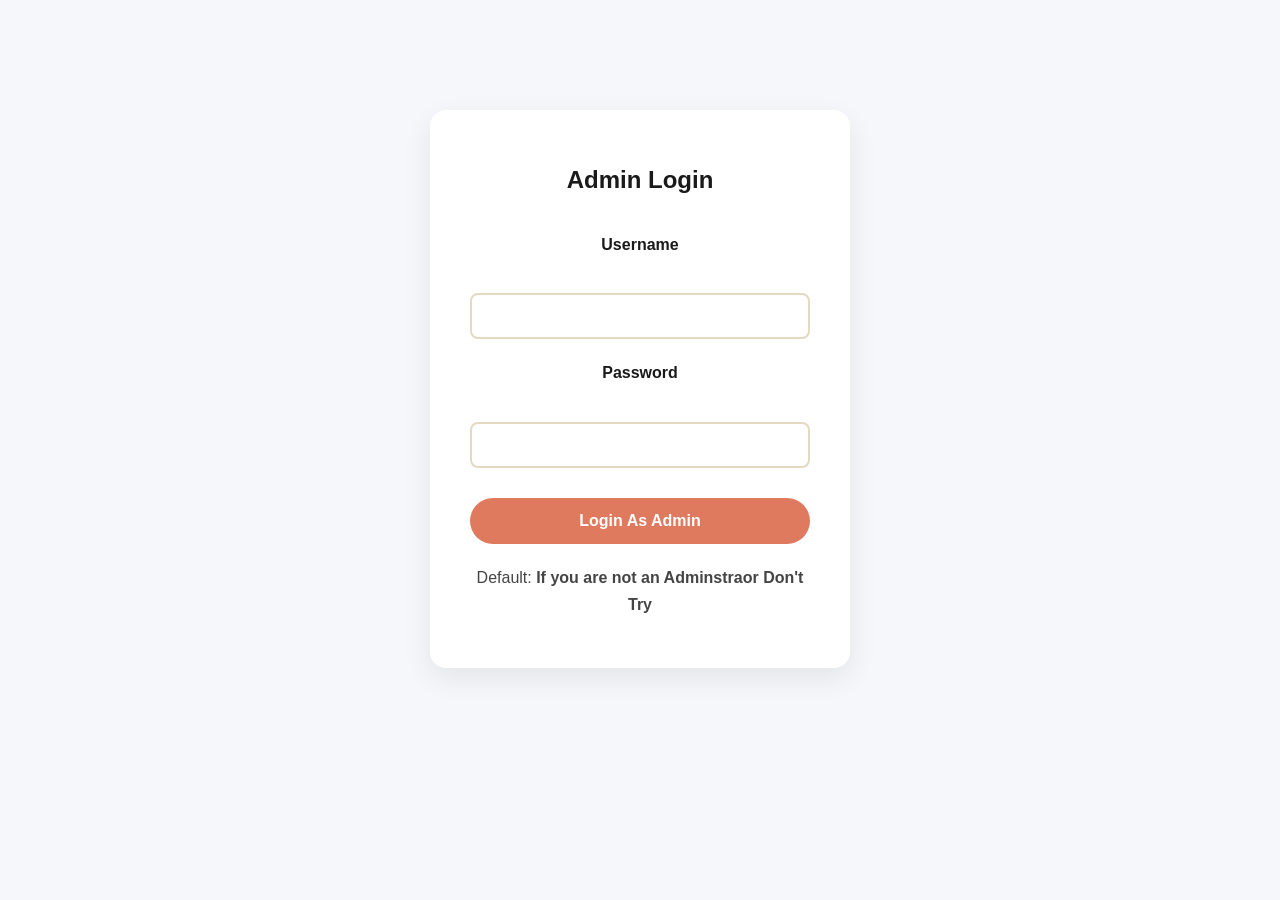
<file: dashboard.html>
<!DOCTYPE html>
<html lang="en">
<head>
    <meta charset="UTF-8">
    <meta name="viewport" content="width=device-width, initial-scale=1.0">
    <title>Admin Dashboard - ESSA Nyarugunga</title>
    <link rel="stylesheet" href="style.css">
       <link rel="icon" type="image" href="images/favicon.ico">
    <link rel="stylesheet" href="features.css">
    <style>
        .login-container {
            max-width: 420px;
            margin: 100px auto;
            background: var(--bg-card);
            padding: 50px 40px;
            border-radius: 16px;
            box-shadow: var(--shadow);
            text-align: center;
        }

        .login-container h2 {
            margin-bottom: 30px;
            color: var(--text-primary);
        }

        .dashboard-container {
            max-width: 1350px;
            margin: 30px auto;
            padding: 20px;
            display: none; /* Hidden until login */
        }

        .tabs {
            display: flex;
            gap: 8px;
            margin-bottom: 25px;
            flex-wrap: wrap;
            justify-content: flex-end;
        }

        .tab-btn {
            padding: 12px 24px;
            background: var(--bg-card);
            border: 2px solid var(--border);
            border-radius: 50px;
            font-weight: 600;
            cursor: pointer;
            transition: all 0.3s;
        }

        .tab-btn.active {
            background: var(--accent);
            color: white;
            border-color: var(--accent);
        }

        .table-container {
            background: var(--bg-card);
            border-radius: 16px;
            overflow: hidden;
            box-shadow: var(--shadow);
        }

        table { width: 100%; border-collapse: collapse; }
        th, td { padding: 16px 18px; text-align: left; }
        th { background: var(--accent); color: white; }

        .action-btn {
            padding: 7px 14px;
            margin: 3px;
            border: none;
            border-radius: 6px;
            cursor: pointer;
            font-size: 14px;
        }
        .accept-btn { background: #27ae60; color: white; }
        .delete-btn { background: #e74c3c; color: white; }

        .class-filter {
            padding: 12px 16px;
            border: 2px solid var(--border);
            border-radius: 8px;
            margin-bottom: 20px;
            width: 100%;
            max-width: 350px;
        }
    </style>
</head>
<body>

    <!-- LOGIN FORM -->
    <div id="loginScreen" class="login-container">
        <h2>Admin Login</h2>
        <form id="adminLoginForm">
            <div class="form-group" style="margin-bottom: 20px;">
                <label for="adminUsername">Username</label><br>
                <input type="text" id="adminUsername" required style="width: 100%; padding: 12px; border-radius: 8px; border: 2px solid var(--border);">
            </div>
            
            <div class="form-group" style="margin-bottom: 30px;">
                <label for="adminPassword">Password</label><br>
                <input type="password" id="adminPassword" required style="width: 100%; padding: 12px; border-radius: 8px; border: 2px solid var(--border);">
            </div>

            <button type="submit" class="btn-primary" style="width: 100%; padding: 14px;">
                Login As Admin
            </button>
        </form>
        <p style="margin-top: 20px; color: var(--text-secondary);">
            Default: <strong>If you are not an Adminstraor Don't Try</strong>
        </p>
    </div>

    <!-- DASHBOARD (Hidden until successful login) -->
    <div id="dashboardScreen" class="dashboard-container">

        <!-- HEADER -->
        <header>
            <div class="container" style="display: flex; justify-content: space-between; align-items: center; padding: 15px 30px;">
                <div class="logo-area">
                    <img src="images/Essalogo.png" alt="ESSA Logo" class="logo" style="height: 50px;">
                    <h1 style="font-size: 24px; margin: 0;">ESSA Nyarugunga</h1>
                </div>
                <button onclick="logout()" style="background:#e07a5f; color:white; border:none; padding:10px 24px; border-radius:50px; cursor:pointer;">Logout</button>
            </div>
        </header>

        <div class="dashboard-header">
            <div>
                <h2>Wellcome back</h2>
                <h1 class="welcome" id="adminName">Administrator</h1>
            </div>
        </div>

        <!-- TABS -->
        <div class="tabs">
            <button class="tab-btn active" onclick="switchTab(0)">New Applications</button>
            <button class="tab-btn" onclick="switchTab(1)">Accepted Students</button>
            <button class="tab-btn" onclick="switchTab(2)">Signed Up Users</button>
        </div>

        <!-- Tab 0: New Applications -->
        <div id="tab0">
            <div class="table-container">
                <table>
                    <thead>
                        <tr>
                            <th>#</th>
                            <th>Student Name</th>
                            <th>Class / Trade</th>
                            <th>Parent Contact</th>
                            <th>Date Applied</th>
                            <th>Receipt</th>
                            <th>Actions</th>
                        </tr>
                    </thead>
                    <tbody id="applicationsBody"></tbody>
                </table>
            </div>
        </div>

        <!-- Tab 1: Accepted Students -->
        <div id="tab1" style="display: none;">
            <select id="classFilter" class="class-filter" onchange="filterAcceptedStudents()">
                <option value="">All Classes</option>
            </select>
            <div class="table-container">
                <table>
                    <thead>
                        <tr>
                            <th>#</th>
                            <th>Student Name</th>
                            <th>Class / Trade</th>
                            <th>Parent Contact</th>
                            <th>Date Accepted</th>
                        </tr>
                    </thead>
                    <tbody id="acceptedBody"></tbody>
                </table>
            </div>
        </div>

        <!-- Tab 2: Signed Up Users -->
        <div id="tab2" style="display: none;">
            <div class="table-container">
                <table>
                    <thead>
                        <tr>
                            <th>#</th>
                            <th>Username</th>
                            <th>Date Registered</th>
                            <th>Actions</th>
                        </tr>
                    </thead>
                    <tbody id="usersBody"></tbody>
                </table>
            </div>
        </div>
    </div>
    
    <script>
        // Admin Credentials
        const ADMIN_USERNAME = "James250Essa";
        const ADMIN_PASSWORD = "essa200pro";

        // Login Form Handler
        document.getElementById('adminLoginForm').addEventListener('submit', function(e) {
            e.preventDefault();

            const username = document.getElementById('adminUsername').value.trim();
            const password = document.getElementById('adminPassword').value.trim();

            if (username === ADMIN_USERNAME && password === ADMIN_PASSWORD) {
                document.getElementById('loginScreen').style.display = 'none';
                document.getElementById('dashboardScreen').style.display = 'block';
                initDashboard();
            } else {
                alert("Incorrect username or password!");
            }
        });

        // Initialize Dashboard after successful login
        function initDashboard() {
            loadApplications();
            loadUsers();
            switchTab(0);
        }

        function logout() {
            if (confirm("Are you sure you want to logout?")) {
                document.getElementById('dashboardScreen').style.display = 'none';
                document.getElementById('loginScreen').style.display = 'block';
                document.getElementById('adminLoginForm').reset();
                window.location.href="index.html"
            }
        }

        // Tab Switching
        function switchTab(tab) {
            document.querySelectorAll('.tab-btn').forEach((btn, i) => {
                btn.classList.toggle('active', i === tab);
            });

            document.getElementById('tab0').style.display = tab === 0 ? 'block' : 'none';
            document.getElementById('tab1').style.display = tab === 1 ? 'block' : 'none';
            document.getElementById('tab2').style.display = tab === 2 ? 'block' : 'none';

            if (tab === 1) loadAcceptedStudents();
        }

        // Load New Applications
        function loadApplications() {
            let applications = JSON.parse(localStorage.getItem('essaApplications')) || [];
            const tbody = document.getElementById('applicationsBody');
            tbody.innerHTML = '';

            if (applications.length === 0) {
                tbody.innerHTML = `<tr><td colspan="7" class="no-data">No new applications pending.</td></tr>`;
                return;
            }

            applications.forEach((app, index) => {
                const row = document.createElement('tr');
                row.innerHTML = `
                    <td>${index + 1}</td>
                    <td><strong>${app.studentName}</strong></td>
                    <td>${app.studentClass}</td>
                    <td>${app.parentNumber}</td>
                    <td>${app.dateApplied}</td>
                    <td>${app.receiptNumber || '—'}</td>
                    <td>
                        <button class="action-btn accept-btn" onclick="acceptApplication(${app.id})">Accept</button>
                        <button class="action-btn delete-btn" onclick="deleteApplication(${app.id})">Delete</button>
                    </td>
                `;
                tbody.appendChild(row);
            });
        }

        // Accept Application
        function acceptApplication(id) {
            let applications = JSON.parse(localStorage.getItem('essaApplications')) || [];
            let accepted = JSON.parse(localStorage.getItem('acceptedStudents')) || [];

            const index = applications.findIndex(a => a.id === id);
            if (index === -1) return;

            const acceptedApp = {
                ...applications[index],
                dateAccepted: new Date().toLocaleDateString('en-GB'),
                status: "Accepted"
            };

            accepted.push(acceptedApp);
            applications.splice(index, 1);

            localStorage.setItem('essaApplications', JSON.stringify(applications));
            localStorage.setItem('acceptedStudents', JSON.stringify(accepted));

            alert("Student accepted successfully!");
            loadApplications();
            loadAcceptedStudents();
        }

        // Delete Application
        function deleteApplication(id) {
            if (!confirm("Delete this application?")) return;
            let applications = JSON.parse(localStorage.getItem('essaApplications')) || [];
            applications = applications.filter(a => a.id !== id);
            localStorage.setItem('essaApplications', JSON.stringify(applications));
            loadApplications();
        }

        // Load Accepted Students
        function loadAcceptedStudents() {
            let accepted = JSON.parse(localStorage.getItem('acceptedStudents')) || [];
            const tbody = document.getElementById('acceptedBody');
            tbody.innerHTML = '';

            const classFilter = document.getElementById('classFilter');
            classFilter.innerHTML = '<option value="">All Classes</option>';

            const uniqueClasses = [...new Set(accepted.map(s => s.studentClass))];
            uniqueClasses.forEach(cls => {
                const opt = document.createElement('option');
                opt.value = cls;
                opt.textContent = cls;
                classFilter.appendChild(opt);
            });

            if (accepted.length === 0) {
                tbody.innerHTML = `<tr><td colspan="5" class="no-data">No accepted students yet.</td></tr>`;
                return;
            }

            accepted.forEach((student, index) => {
                const row = document.createElement('tr');
                row.innerHTML = `
                    <td>${index + 1}</td>
                    <td><strong>${student.studentName}</strong></td>
                    <td>${student.studentClass}</td>
                    <td>${student.parentNumber}</td>
                    <td>${student.dateAccepted}</td>
                `;
                tbody.appendChild(row);
            });
        }

        function filterAcceptedStudents() {
            const selected = document.getElementById('classFilter').value;
            let accepted = JSON.parse(localStorage.getItem('acceptedStudents')) || [];
            const tbody = document.getElementById('acceptedBody');
            tbody.innerHTML = '';

            const filtered = selected ? accepted.filter(s => s.studentClass === selected) : accepted;

            if (filtered.length === 0) {
                tbody.innerHTML = `<tr><td colspan="5" class="no-data">No students found.</td></tr>`;
                return;
            }

            filtered.forEach((student, index) => {
                const row = document.createElement('tr');
                row.innerHTML = `
                    <td>${index + 1}</td>
                    <td><strong>${student.studentName}</strong></td>
                    <td>${student.studentClass}</td>
                    <td>${student.parentNumber}</td>
                    <td>${student.dateAccepted}</td>
                `;
                tbody.appendChild(row);
            });
        }

        // Load Signed Up Users
        function loadUsers() {
            const users = JSON.parse(localStorage.getItem('users')) || [];
            const tbody = document.getElementById('usersBody');
            tbody.innerHTML = '';

            if (users.length === 0) {
                tbody.innerHTML = `<tr><td colspan="4" class="no-data">No registered users yet.</td></tr>`;
                return;
            }

            users.forEach((user, index) => {
                const row = document.createElement('tr');
                row.innerHTML = `
                    <td>${index + 1}</td>
                    <td><strong>${user.username}</strong></td>
                    <td>${user.date || 'N/A'}</td>
                    <td><button class="delete-btn action-btn" onclick="deleteUser('${user.username}')">Delete</button></td>
                `;
                tbody.appendChild(row);
            });
        }
        
        function editStudent(id) {
            let accepted = JSON.parse(localStorage.getItem('acceptedStudents')) || [];
            const student = accepted.find(s => s.id === id);
            if (!student) return;

            currentEditId = id;
            document.getElementById('editId').value = id;
            document.getElementById('editName').value = student.studentName;
            document.getElementById('editClass').value = student.studentClass;
            document.getElementById('editParent').value = student.parentNumber;

            document.getElementById('editModal').style.display = 'flex';
        }

        document.getElementById('editForm').addEventListener('submit', function(e) {
            e.preventDefault();

            let accepted = JSON.parse(localStorage.getItem('acceptedStudents')) || [];
            const index = accepted.findIndex(s => s.id === currentEditId);

            if (index !== -1) {
                accepted[index].studentName = document.getElementById('editName').value;
                accepted[index].studentClass = document.getElementById('editClass').value;
                accepted[index].parentNumber = document.getElementById('editParent').value;

                localStorage.setItem('acceptedStudents', JSON.stringify(accepted));
                alert("Student information updated successfully!");
                closeModal();
                loadAcceptedStudents();
            }
        });
        
        document.getElementById('editForm').addEventListener('submit', function(e) {
            e.preventDefault();

            let accepted = JSON.parse(localStorage.getItem('acceptedStudents')) || [];
            const index = accepted.findIndex(s => s.id === currentEditId);

            if (index !== -1) {
                accepted[index].studentName = document.getElementById('editName').value;
                accepted[index].studentClass = document.getElementById('editClass').value;
                accepted[index].parentNumber = document.getElementById('editParent').value;

                localStorage.setItem('acceptedStudents', JSON.stringify(accepted));
                alert("Student information updated successfully!");
                closeModal();
                loadAcceptedStudents();
            }
        });


        function deleteAcceptedStudent(id) {
            if (!confirm("Delete this student permanently?")) return;

            let accepted = JSON.parse(localStorage.getItem('acceptedStudents')) || [];
            accepted = accepted.filter(s => s.id !== id);
            localStorage.setItem('acceptedStudents', JSON.stringify(accepted));
            loadAcceptedStudents();
        }

        function closeModal() {
            document.getElementById('editModal').style.display = 'none';
        }

        // Initialize
        function initDashboard() {
            loadApplications();
            loadUsers();
            switchTab(0);
        }
        

        function deleteUser(username) {
            if (!confirm(`Delete user ${username}?`)) return;
            let users = JSON.parse(localStorage.getItem('users')) || [];
            users = users.filter(u => u.username !== username);
            localStorage.setItem('users', JSON.stringify(users));
            loadUsers();
        }
    </script>
    <script> 
        <!DOCTYPE html>
<html lang="en">
<head>
    <meta charset="UTF-8">
    <meta name="viewport" content="width=device-width, initial-scale=1.0">
    <title>Admin Dashboard - ESSA Nyarugunga</title>
    <link rel="stylesheet" href="style.css">
    <link rel="stylesheet" href="features.css">
    <link rel="icon" type="image" href="images/favicon.ico">

    <style>
        .login-container {
            max-width: 420px;
            margin: 100px auto;
            background: var(--bg-card);
            padding: 50px 40px;
            border-radius: 16px;
            box-shadow: var(--shadow);
            text-align: center;
        }

        .dashboard-container {
            max-width: 1350px;
            margin: 20px auto;
            padding: 20px;
            display: none;
        }

        header {
            background: #2a92fa;
            color: white;
            padding: 15px 20px;
            position: sticky;
            top: 0;
            z-index: 100;
        }

        .header-content {
            display: flex;
            justify-content: space-between;
            align-items: center;
            max-width: 1350px;
            margin: 0 auto;
        }

        .logo-area {
            display: flex;
            align-items: center;
            gap: 12px;
        }

        .logo { height: 50px; width: auto; }

        nav a, .nav-link {
            color: white;
            text-decoration: none;
            margin: 0 15px;
            font-weight: 600;
        }

        /* Hamburger */
        .hamburger {
            display: none;
            font-size: 28px;
            background: none;
            border: none;
            color: white;
            cursor: pointer;
        }

        .mobile-menu {
            display: none;
            position: absolute;
            top: 100%;
            left: 0;
            width: 100%;
            background: #2a92fa;
            padding: 20px;
            box-shadow: 0 10px 15px rgba(0,0,0,0.2);
        }

        .mobile-menu.active {
            display: block;
        }

        .mobile-menu a {
            display: block;
            padding: 12px 0;
            color: white;
            font-size: 18px;
        }

        /* Tabs & Tables */
        .tabs {
            display: flex;
            gap: 8px;
            margin: 25px 0;
            flex-wrap: wrap;
        }

        .tab-btn {
            padding: 12px 24px;
            background: var(--bg-card);
            border: 2px solid var(--border);
            border-radius: 50px;
            font-weight: 600;
            cursor: pointer;
            transition: all 0.3s;
        }

        .tab-btn.active {
            background: var(--accent);
            color: white;
            border-color: var(--accent);
        }

        .table-container {
            background: var(--bg-card);
            border-radius: 16px;
            overflow: hidden;
            box-shadow: var(--shadow);
            overflow-x: auto;
        }

        table { width: 100%; border-collapse: collapse; min-width: 800px; }
        th, td { padding: 14px 16px; text-align: left; }
        th { background: var(--accent); color: white; }

        .action-btn {
            padding: 6px 12px;
            margin: 2px;
            border: none;
            border-radius: 6px;
            cursor: pointer;
            font-size: 13px;
        }
        .accept-btn { background: #27ae60; color: white; }
        .edit-btn { background: #f39c12; color: white; }
        .delete-btn { background: #e74c3c; color: white; }

        /* Edit Modal */
        .modal {
            display: none;
            position: fixed;
            top: 0; left: 0;
            width: 100%; height: 100%;
            background: rgba(0,0,0,0.6);
            z-index: 200;
            align-items: center;
            justify-content: center;
        }

        .modal-content {
            background: var(--bg-card);
            padding: 30px;
            border-radius: 16px;
            width: 90%;
            max-width: 500px;
        }

        @media (max-width: 768px) {
            .hamburger { display: block; }
            .tabs { justify-content: center; }
            table { min-width: 600px; }
        }
    </style>
</head>
<body>

    <!-- LOGIN SCREEN -->
    <div id="loginScreen" class="login-container">
        <h2>Admin Login</h2>
        <form id="adminLoginForm">
            <div class="form-group" style="margin-bottom: 20px;">
                <label>Username</label><br>
                <input type="text" id="adminUsername" required style="width:100%; padding:12px; border-radius:8px;">
            </div>
            <div class="form-group" style="margin-bottom: 30px;">
                <label>Password</label><br>
                <input type="password" id="adminPassword" required style="width:100%; padding:12px; border-radius:8px;">
            </div>
            <button type="submit" class="btn-primary" style="width:100%; padding:14px;">Login As Admin</button>
        </form>
    </div>

    <!-- DASHBOARD -->
    <div id="dashboardScreen" class="dashboard-container">

        <header>
            <div class="header-content">
                <div class="logo-area">
                    <img src="images/Essalogo.png" alt="ESSA Logo" class="logo">
                    <h1 style="font-size: 24px; margin: 0;">ESSA Nyarugunga</h1>
                </div>

                <nav class="desktop-nav">
                    <a href="#" onclick="switchTab(0)">Applications</a>
                    <a href="#" onclick="switchTab(1)">Accepted</a>
                    <a href="#" onclick="switchTab(2)">Users</a>
                </nav>

                <button class="hamburger" id="hamburger">☰</button>
                <button onclick="logout()" style="background:#e07a5f; color:white; border:none; padding:10px 20px; border-radius:50px;">Logout</button>
            </div>

            <!-- Mobile Menu -->
            <div class="mobile-menu" id="mobileMenu">
                <a href="#" onclick="switchTab(0);closeMobileMenu()">New Applications</a>
                <a href="#" onclick="switchTab(1);closeMobileMenu()">Accepted Students</a>
                <a href="#" onclick="switchTab(2);closeMobileMenu()">Signed Up Users</a>
            </div>
        </header>

        <div style="padding: 20px;">
            <h1>Welcome back, <span id="adminName">Administrator</span></h1>

            <!-- TABS -->
            <div class="tabs">
                <button class="tab-btn active" onclick="switchTab(0)">New Applications</button>
                <button class="tab-btn" onclick="switchTab(1)">Accepted Students</button>
                <button class="tab-btn" onclick="switchTab(2)">Signed Up Users</button>
            </div>

            <!-- Tab Contents -->
            <div id="tab0"> <!-- New Applications --> ... (same as before) </div>
            <div id="tab1" style="display:none;">
                <div class="table-container">
                    <table>
                        <thead>
                            <tr>
                                <th>#</th>
                                <th>Student Name</th>
                                <th>Class / Trade</th>
                                <th>Parent Contact</th>
                                <th>Date Accepted</th>
                                <th>Actions</th>
                            </tr>
                        </thead>
                        <tbody id="acceptedBody"></tbody>
                    </table>
                </div>
            </div>
            <div id="tab2" style="display:none;"> <!-- Users Tab --> ... </div>
        </div>
    </div>

    <!-- EDIT MODAL -->
    <div id="editModal" class="modal">
        <div class="modal-content">
            <h2>Edit Student Information</h2>
            <form id="editForm">
                <input type="hidden" id="editId">

                <label>Student Name</label>
                <input type="text" id="editName" required style="width:100%; padding:10px; margin:8px 0;">

                <label>Class / Trade</label>
                <input type="text" id="editClass" required style="width:100%; padding:10px; margin:8px 0;">

                <label>Parent Contact</label>
                <input type="text" id="editParent" required style="width:100%; padding:10px; margin:8px 0;">

                <div style="margin-top:20px;">
                    <button type="button" onclick="closeModal()" style="margin-right:10px;">Cancel</button>
                    <button type="submit">Save Changes</button>
                </div>
            </form>
        </div>
    </div>

    <script>
        // Admin Credentials
        const ADMIN_USERNAME = "James250Essa";
        const ADMIN_PASSWORD = "essa200pro";

        // Login
        document.getElementById('adminLoginForm').addEventListener('submit', function(e) {
            e.preventDefault();
            const user = document.getElementById('adminUsername').value.trim();
            const pass = document.getElementById('adminPassword').value.trim();

            if (user === ADMIN_USERNAME && pass === ADMIN_PASSWORD) {
                document.getElementById('loginScreen').style.display = 'none';
                document.getElementById('dashboardScreen').style.display = 'block';
                initDashboard();
            } else {
                alert("Incorrect credentials!");
            }
        });

        function logout() {
            if (confirm("Logout?")) {
                document.getElementById('dashboardScreen').style.display = 'none';
                document.getElementById('loginScreen').style.display = 'block';
                document.getElementById('adminLoginForm').reset();
            }
        }

        // Hamburger Menu
        const hamburger = document.getElementById('hamburger');
        const mobileMenu = document.getElementById('mobileMenu');

        hamburger.addEventListener('click', () => {
            mobileMenu.classList.toggle('active');
            hamburger.textContent = mobileMenu.classList.contains('active') ? '✕' : '☰';
        });

        function closeMobileMenu() {
            mobileMenu.classList.remove('active');
            hamburger.textContent = '☰';
        }

        // Tab Switching
        function switchTab(n) {
            document.querySelectorAll('.tab-btn').forEach((btn, i) => btn.classList.toggle('active', i === n));
            document.getElementById('tab0').style.display = n === 0 ? 'block' : 'none';
            document.getElementById('tab1').style.display = n === 1 ? 'block' : 'none';
            document.getElementById('tab2').style.display = n === 2 ? 'block' : 'none';

            if (n === 1) loadAcceptedStudents();
        }

        // ================== EDIT & DELETE FOR ACCEPTED STUDENTS ==================
        let currentEditId = null;
        function loadAcceptedStudents() {
            let accepted = JSON.parse(localStorage.getItem('acceptedStudents')) || [];
            const tbody = document.getElementById('acceptedBody');
            tbody.innerHTML = '';

            if (accepted.length === 0) {
                tbody.innerHTML = `<tr><td colspan="6">No accepted students yet.</td></tr>`;
                return;
            }

            accepted.forEach((student, index) => {
                const row = document.createElement('tr');
                row.innerHTML = `
                    <td>${index + 1}</td>
                    <td><strong>${student.studentName}</strong></td>
                    <td>${student.studentClass}</td>
                    <td>${student.parentNumber}</td>
                    <td>${student.dateAccepted}</td>
                    <td>
                        <button class="action-btn edit-btn" onclick="editStudent(${student.id})">Edit</button>
                        <button class="action-btn delete-btn" onclick="deleteAcceptedStudent(${student.id})">Delete</button>
                    </td>
                `;
                tbody.appendChild(row);
            });
        }

        function editStudent(id) {
            let accepted = JSON.parse(localStorage.getItem('acceptedStudents')) || [];
            const student = accepted.find(s => s.id === id);
            if (!student) return;

            currentEditId = id;
            document.getElementById('editId').value = id;
            document.getElementById('editName').value = student.studentName;
            document.getElementById('editClass').value = student.studentClass;
            document.getElementById('editParent').value = student.parentNumber;

            document.getElementById('editModal').style.display = 'flex';
        }

        document.getElementById('editForm').addEventListener('submit', function(e) {
            e.preventDefault();

            let accepted = JSON.parse(localStorage.getItem('acceptedStudents')) || [];
            const index = accepted.findIndex(s => s.id === currentEditId);

            if (index !== -1) {
                accepted[index].studentName = document.getElementById('editName').value;
                accepted[index].studentClass = document.getElementById('editClass').value;
                accepted[index].parentNumber = document.getElementById('editParent').value;

                localStorage.setItem('acceptedStudents', JSON.stringify(accepted));
                alert("Student information updated successfully!");
                closeModal();
                loadAcceptedStudents();
            }
        });

        function deleteAcceptedStudent(id) {
            if (!confirm("Delete this student permanently?")) return;

            let accepted = JSON.parse(localStorage.getItem('acceptedStudents')) || [];
            accepted = accepted.filter(s => s.id !== id);
            localStorage.setItem('acceptedStudents', JSON.stringify(accepted));
            loadAcceptedStudents();
        }

        function closeModal() {
            document.getElementById('editModal').style.display = 'none';
        }

        // Initialize
        function initDashboard() {
            loadApplications();
            loadUsers();
            switchTab(0);
        }
        

        // Keep your existing functions (loadApplications, acceptApplication, etc.)
        // ... (paste all your previous script functions here)

    </script>
</body>
</html>
    </script>
</body>
</html>
</file>
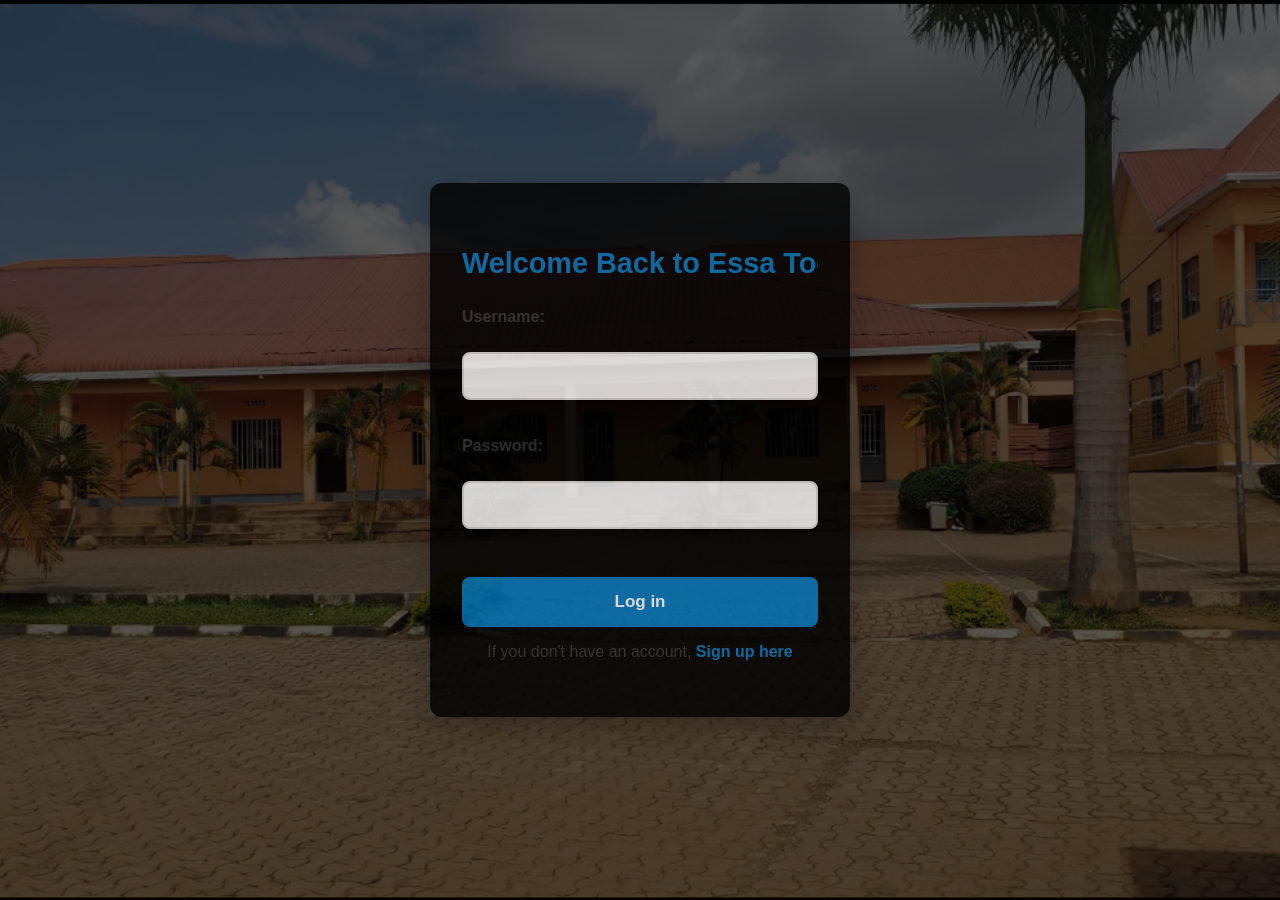
<file: login.html>
<!DOCTYPE html>
<html lang="en">
<head>
    <meta charset="UTF-8">
    <meta name="viewport" content="width=device-width, initial-scale=1.0">
    <title>Essa Today</title>
    
    <style>
        .welcome {
            animation: mymove 5s linear infinite;
            display: inline-block; /* Important for width animation */
        }

        @keyframes mymove {
            0% {
                width: 0px;
            }
            50% {
                width: 100%;
            }
            100% {
                width: 0px;
            }
        }

        /* Optional: Center the text and improve looks */
        h2 {
            text-align: center;
            white-space: nowrap;
            overflow: hidden;
        }
    </style>
 <link rel="icon" type="image" href="images/favicon.ico">
    <link rel="stylesheet" href="slogin.css">
</head>
<body>

    <section>
        <form id="loginForm"    >
            <h2 class="welcome">Welcome Back to Essa Today</h2>
            
            <label for="username">Username:</label><br>
            <input type="text" id="username" name="username" required><br><br>
            
            <label for="password">Password:</label><br>
            <input type="password" id="password" name="password" required><br><br>
            
            <button type="submit">Log in</button>
        </form>

        <p>If you don't have an account, <a href="signup.html">Sign up here</a></p>
    </section>

 <script>
    document.getElementById('loginForm').addEventListener('submit', function(event) {
        event.preventDefault();

        const username = document.getElementById('username').value.trim();
        const password = document.getElementById('password').value.trim();

        // Get the array of users from localStorage
        let users = JSON.parse(localStorage.getItem('users')) || [];

        if (users.length === 0) {
            alert("No accounts found! Please sign up first.");
            return;
        }
        if (username === "James250Essa" && password === "essa200pro"){
            window.location.href = "dashboard.html"
        }
        // Find the user
        else{
        const foundUser = users.find(user => user.username === username && user.password === password);

        if (foundUser) {
            alert("Login successful! Welcome back, " + username + "!");
            window.location.href = "index.html";
        } else {
            alert("Incorrect username or password! Please try again.");
        }}
    });
</script>
</body>
</html>
</file>
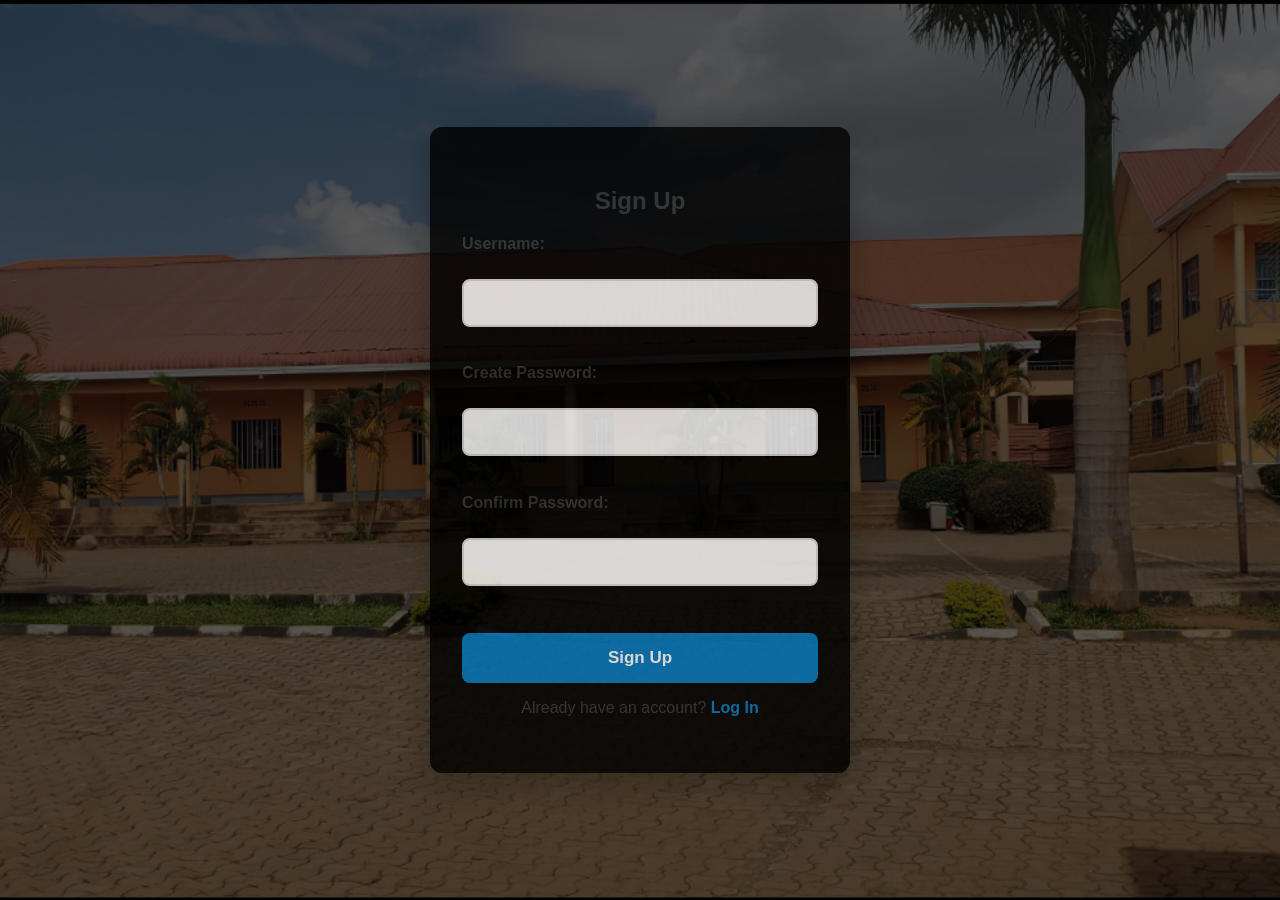
<file: Signup.html>
<!DOCTYPE html>
<html lang="en">
<head>
    <meta charset="UTF-8">
    <meta name="viewport" content="width=device-width, initial-scale=1.0">
    <title>ESSA Today - Sign Up</title>
    <link rel="stylesheet" href="slogin.css">
       <link rel="icon" type="image" href="images/favicon.ico">
</head>
<body>

    <section>
        <form id="signupForm">
            <h1>Sign Up</h1>
            
            <label for="username">Username:</label><br>
            <input type="text" id="username" required><br><br>
            
            <label for="password">Create Password:</label><br>
            <input type="password" id="password" required><br><br>
            
            <label for="confirm_password">Confirm Password:</label><br>
            <input type="password" id="confirm_password" required><br><br>
            
            <button type="submit" id="submitbtn">Sign Up</button>
            
            <p>Already have an account? 
                <a href="login.html">Log In</a>
            </p>
        </form>
    </section>

    <script>
    const signupForm = document.getElementById('signupForm');

    signupForm.addEventListener('submit', function(event) {
        event.preventDefault();

        const username = document.getElementById('username').value.trim();
        const password = document.getElementById('password').value.trim();
        const confirmPassword = document.getElementById('confirm_password').value.trim();

        // Validation
        if (!username || !password || !confirmPassword) {
            alert('All fields are required!');
            return;
        }

        if (password !== confirmPassword) {
            alert('Passwords do not match! Try again');
            return;
        }

        if (password.length < 5) {
            alert('Password must be at least 5 characters long.');
            return;
        }
        // Get existing users
        let users = JSON.parse(localStorage.getItem('users')) || [];
        // Check if username already exists
        if (users.some(user => user.username.toLowerCase() === username.toLowerCase())) {
            alert("Username already exists! Please choose another one.");
            return;
        }
        // Save new user 
        const newUser = { username: username, password: password };
        users.push(newUser);
        localStorage.setItem('users', JSON.stringify(users));

        alert("Account created successfully! Next time you'll login.");

        signupForm.reset();
        window.location.href = "index.html";   // Change filename if different
    });

    </script>

</body>
</html>
</file>
<file: style.css>
:root {
  /* Light Mode Colors */
  --bg-primary: #fff9f0;
  --bg-card: #ffffff;
  --text-primary: #1a1a1a;
  --text-secondary: #444444;
  --accent: #e07a5f;
  --accent-hover: #d96a4f;
  --border: #e6d9c2;
  --shadow: 0 10px 30px rgba(0, 0, 0, 0.08);
  --header-bg: #e07a5f;
}

[data-theme="dark"] {
  /* Dark Mode Colors */
  --bg-primary: #1a1a1a;
  --bg-card: #2a2a2a;
  --text-primary: #f0f0f0;
  --text-secondary: #cccccc;
  --accent: #f4a261;
  --accent-hover: #e08a4f;
  --border: #444444;
  --shadow: 0 10px 30px rgba(0, 0, 0, 0.4);
  --header-bg: #f4a261;
}

/* ====================== GLOBAL RESET ====================== */
* {
  margin: 0;
  padding: 0;
  box-sizing: border-box;
}

body {
  font-family: 'Segoe UI', Tahoma, Geneva, Verdana, sans-serif;
  background-color: var(--bg-primary);
  color: var(--text-primary);
  line-height: 1.7;
  transition: background-color 0.4s ease, color 0.4s ease;
}

/* ====================== CONTAINERS ====================== */
.container {
  max-width: 1200px;
  margin: 0 auto;
  padding: 0 20px;
}

/* ====================== TYPOGRAPHY ====================== */
h1, h2, h3 {
  font-weight: 700;
  color: var(--text-primary);
}

.main-title {
  font-size: 42px;
  margin-bottom: 16px;
}

.subtitle {
  font-size: 18px;
  color: var(--text-secondary);
  max-width: 750px;
  margin: 0 auto;
}

/* ====================== BUTTONS ====================== */
.btn-primary {
  background: var(--accent);
  color: white;
  padding: 14px 32px;
  border: none;
  border-radius: 50px;
  font-size: 16px;
  font-weight: 600;
  cursor: pointer;
  transition: all 0.3s ease;
  text-decoration: none;
  display: inline-block;
}

.btn-primary:hover {
  background: var(--accent-hover);
  transform: translateY(-3px);
}

.overview-btn, .mission-btn, .admission-btn {
  display: inline-block;
  padding: 10px 24px;
  border: 2px solid var(--text-primary);
  border-radius: 50px;
  font-size: 15px;
  font-weight: 600;
  color: var(--text-primary);
  background: var(--bg-card);
  transition: all 0.3s;
}

.overview-btn:hover, .mission-btn:hover, .admission-btn:hover {
  background: var(--accent);
  color: white;
  border-color: var(--accent);
}

/* ====================== CARDS ====================== */
.card, .method-card {
  background: var(--bg-card);
  border-radius: 14px;
  padding: 40px 35px;
  box-shadow: var(--shadow);
  border: 1px solid var(--border);
  transition: transform 0.3s ease, box-shadow 0.3s ease;
}

.card:hover, .method-card:hover {
  transform: translateY(-8px);
  box-shadow: 0 15px 40px rgba(0, 0, 0, 0.12);
}

/* ====================== FORM STYLING ====================== */
.form-group {
  margin-bottom: 24px;
}

label {
  display: block;
  margin-bottom: 8px;
  font-weight: 600;
  color: var(--text-primary);
}

input, select {
  width: 100%;
  padding: 14px 16px;
  border: 2px solid var(--border);
  border-radius: 8px;
  font-size: 16px;
  background: var(--bg-card);
  color: var(--text-primary);
  transition: border 0.3s;
}

input:focus, select:focus {
  outline: none;
  border-color: var(--accent);
}

.required::after {
  content: " *";
  color: var(--accent);
}

/* ====================== TABLE ====================== */
table {
  width: 100%;
  background: var(--bg-card);
  border-collapse: collapse;
  border-radius: 12px;
  overflow: hidden;
  box-shadow: var(--shadow);
}

th {
  background: var(--accent);
  color: white;
  padding: 18px 20px;
  text-align: left;
  font-weight: 600;
}

td {
  padding: 16px 20px;
  border-bottom: 1px solid var(--border);
}

tr:hover {
  background: rgba(224, 122, 95, 0.08);
}

/* ====================== HEADER BADGE ====================== */
.badge {
  display: inline-block;
  padding: 10px 26px;
  border: 2px solid var(--text-primary);
  border-radius: 50px;
  font-size: 15px;
  font-weight: 600;
  background: var(--bg-card);
  color: var(--text-primary);
}

/* ====================== ANIMATIONS ====================== */
.fade-in {
  opacity: 0;
  transform: translateY(50px);
  transition: all 0.8s ease-out;
}

.fade-in.visible {
  opacity: 1;
  transform: translateY(0);
}

/* ====================== DARK MODE TOGGLE ====================== */
.theme-toggle {
  position: fixed;
  bottom: 30px;
  right: 30px;
  background: var(--bg-card);
  border: 2px solid var(--border);
  width: 55px;
  height: 55px;
  border-radius: 50%;
  display: flex;
  align-items: center;
  justify-content: center;
  font-size: 24px;
  cursor: pointer;
  box-shadow: var(--shadow);
  z-index: 1000;
  transition: all 0.3s;
}

.theme-toggle:hover {
  transform: scale(1.1);
}

/* ====================== RESPONSIVE ====================== */
@media (max-width: 768px) {
  .main-title {
    font-size: 34px;
  }
  
  .card, .method-card {
    padding: 30px 25px;
  }
  
  .container {
    padding: 0 15px;
  }
}
</file>
<file: features.css>
* {
    margin: 0;
    padding: 0;
    box-sizing: border-box;
}

body {
    font-family: Arial, sans-serif;
    background: #f5f7fa;
    padding:10px;
  }

.logo-area {
    display: flex;
    align-items: center;
}

.logo {
    width: 50px;
    margin-right: 10px;
}

nav a {
    color: white;
    text-decoration: none;
    margin-left: 20px;
    font-weight: bold;
}

nav a:hover {
    color: #FFD700;
}

.hero {
    position: relative;
    text-align: center;
}

.hero-img {
    width: 100%;
    height: 400px;
    object-fit: cover;
}

header {
    display: flex;
    justify-content: space-between;
    align-items: center;
    background: #003366;
    color: white;
    padding: 15px 40px;
}

.hero-text {
    position: absolute;
    top: 50%;
    left: 50%;
    transform: translate(-50%, -50%);
    color: white;
    background: rgba(0, 0, 0, 0.5);
    padding: 20px;
    border-radius: 10px;
}

.hero-text h2 {
    font-size: 2.5rem;
    margin-bottom: 10px;
}

.hero-text p {
    margin-bottom: 15px;
}

button {
    background: #FFD700;
    border: none;
    padding: 10px 20px;
    font-size: 16px;
    cursor: pointer;
    border-radius: 5px;
}

button:hover {
    background: #e6c200;
}

.about {
    padding: 50px;
    text-align: center;
    background: white;
}

.about h2 {
    color: #003366;
    margin-bottom: 20px;
}

.news {
    padding: 50px;
    background: #f0f4f8;
}

.dark {
    background: blue;
}

.news h2 {
    text-align: center;
    margin-bottom: 30px;
    color: #003366;
}

.news-container {
    display: flex;
    justify-content: center;
    gap: 20px;
    flex-wrap: wrap;
}

.news-card {
    background: white;
    padding: 20px;
    width: 250px;
    border-radius: 10px;
    box-shadow: 0 4px 8px rgba(0,0,0,0.1);
}

.news-card h3 {
    color: #003366;
    margin-bottom: 10px;
}

footer {
    background: #003366;
    color: white;
    text-align: center;
    padding: 15px;
}

@media (max-width: 768px) {
    header {
        flex-direction: column;
        text-align: center;
    }

    nav {
        margin-top: 10px;
    }

    .hero-img {
        height: 250px;
    }

    .hero-text h2 {
        font-size: 1.8rem;
    }

    .news-container {
        flex-direction: column;
        align-items: center;
    }
}
body {
    transition: background-color 0.4s ease, color 0.4s ease;
}

.dark-mode {
    background: #121212;
    color: #e0e0e0;
}

.dark-mode header {
    background: #0a2540;
}

.dark-mode .hero-text {
    background: rgba(0, 0, 0, 0.7);
}

.dark-mode .about,
.dark-mode .news-card {
    background: #1e1e1e;
    color: #e0e0e0;
}

.dark-mode .news {
    background: #0f0f0f;
}

.dark-mode h2,
.dark-mode h3 {
    color: #4da6ff;
}

#theme-toggle {
    background: none;
    border: none;
    font-size: 1.8rem;
    cursor: pointer;
    padding: 8px 12px;
    border-radius: 50%;
    transition: transform 0.3s ease;
}

#theme-toggle:hover {
    transform: rotate(30deg);
}

.fade-in-up {
    opacity: 0;
    transform: translateY(50px);
    transition: all 0.8s ease-out;
}

.fade-in-up.visible {
    opacity: 1;
    transform: translateY(0);
}


.news-card:nth-child(1) { transition-delay: 0.1s; }
.news-card:nth-child(2) { transition-delay: 0.2s; }
.news-card:nth-child(3) { transition-delay: 0.3s; }

.hero-text {
    transition: all 1s ease-out;
}
* { margin: 0; padding: 0; box-sizing: border-box; }

body {
    font-family: Arial, sans-serif;
    background: #f5f7fa;
    transition: background-color 0.4s ease, color 0.4s ease;
}

header {
    display: flex;
    justify-content: space-between;
    align-items: center;
    background: #024a92;
    color: white;
    padding: 15px 40px;
}

.logo-area { display: flex; align-items: center; }
.logo { width: 55px; margin-right: 12px; }

nav a {
    color: white;
    text-decoration: none;
    margin-left: 25px;
    font-weight: bold;
}

nav a:hover { color: #FFD700; }

.hero { position: relative; text-align: center; }
.hero-img {
    width: 100%;
    height: 450px;
    object-fit: cover;
}

.hero-text {
    position: absolute;
    top: 50%;
    left: 50%;
    transform: translate(-50%, -50%);
    color: white;
    background: rgba(0, 0, 0, 0.5);
    padding: 25px 40px;
    border-radius: 12px;
    max-width: 700px;
}

.hero-text h2 { font-size: 2.8rem; margin-bottom: 10px; }
.hero-text p { font-size: 1.2rem; margin-bottom: 20px; }

button {
    background: #FFD700;
    border: none;
    padding: 12px 28px;
    font-size: 17px;
    cursor: pointer;
    border-radius: 6px;
    font-weight: bold;
}

button:hover { background: #e6c200; }

.about {
    padding: 60px 40px;
    text-align: center;
    background: white;
}

.about h2 { color: #003366; margin-bottom: 20px; }

.news {
    padding: 60px 40px;
    background: #f0f4f8;
}

.news h2 {
    text-align: center;
    margin-bottom: 40px;
    color: #003366;
}

.news-container {
    display: flex;
    justify-content: center;
    gap: 25px;
    flex-wrap: wrap;
}

.news-card {
    background: white;
    padding: 25px;
    width: 280px;
    border-radius: 12px;
    box-shadow: 0 5px 15px rgba(0,0,0,0.1);
    text-align: center;
}

.news-card h3 { color: #003366; margin-bottom: 12px; }

/* Dark Mode */
.dark-mode {
    background: #121212;
    color: #e0e0e0;
}

.dark-mode header { background: #0a2540; }
.dark-mode .about, .dark-mode .news-card { background: #1e1e1e; }
.dark-mode .news { background: #0f0f0f; }
.dark-mode h2, .dark-mode h3 { color: #4da6ff; }

#theme-toggle {
    background: none;
    border: none;
    font-size: 1.9rem;
    cursor: pointer;
    padding: 8px;
}

/* Animations */
.fade-in-up {
    opacity: 0;
    transform: translateY(60px);
    transition: all 0.9s ease-out;
}

.fade-in-up.visible {
    opacity: 1;
    transform: translateY(0);
}

@media (max-width: 768px) {
    header { flex-direction: column; gap: 15px; }
    .hero-text h2 { font-size: 2rem; }
    .news-container { flex-direction: column; align-items: center; }
}
</file>
<file: slogin.css>
/* ==================== MAIN STYLES ==================== */
body {
    margin: 0;
    padding: 0;
    min-height: 100vh;
    font-family: Arial, sans-serif;
    background: linear-gradient(rgba(0, 0, 0, 0.65), rgba(0, 0, 0, 0.65)), 
                url('images/image.png') center/cover no-repeat fixed;
    
    display: flex;
    justify-content: center;
    align-items: center;
    color: white;
}

/* Form Container */
section{
    background: black;
    color: #333;
    padding: 2.5rem 2rem;
    border-radius: 12px;
    box-shadow: 0 10px 30px rgba(0, 0, 0, 0.3);
    width: 100%;
    max-width: 420px;
    box-sizing: border-box;
    text-align: center;
    opacity:80%
}

/* Welcome Text */
.welcome {
    color: #0077be;           /* Beautiful blue like in the image */
    font-size: 1.8rem;
    margin-bottom: 1.5rem;
    animation: mymove 5s linear infinite;
    display: inline-block;
    width: 100%;
    text-align: center;
}

@keyframes mymove {
    0%   { width: 0%; opacity: 0.6; }
    50%  { width: 100%; opacity: 1; }
    100% { width: 0%; opacity: 0.6; }
}

/* Labels */
label {
    display: block;
    text-align: left;
    margin-bottom: 0.5rem;
    font-weight: bold;
    color: #333;
}

/* Inputs */
input[type="text"],
input[type="password"] {
    width: 100%;
    height: 48px;
    border: 2px solid #ddd;
    border-radius: 8px;
    padding: 0 12px;
    margin-bottom: 1.2rem;
    font-size: 16px;
    box-sizing: border-box;
    transition: border 0.3s;
}

input[type="text"]:focus,
input[type="password"]:focus {
    border-color: #0077be;
    outline: none;
    box-shadow: 0 0 0 3px rgba(0, 119, 190, 0.2);
}

/* Login Button */
button {
    width: 100%;
    height: 50px;
    background: #0077be;        /* Blue matching the school colors */
    color: white;
    border: none;
    border-radius: 8px;
    font-size: 17px;
    font-weight: bold;
    cursor: pointer;
    margin-top: 10px;
    transition: all 0.3s;
}

button:hover {
    background: #005a8f;
    transform: translateY(-2px);
}

/* Sign up link */
a {
    color: #0077be;
    text-decoration: none;
    font-weight: bold;
}

a:hover {
    text-decoration: underline;
}

/* Responsive Design */
@media (max-width: 600px) {
    section, form {
        padding: 2rem 1.5rem;
        margin: 10px;
        max-width: 95%;
    }
    
    .welcome {
        font-size: 1.6rem;
    }
}

@media (max-width: 400px) {
    .welcome {
        font-size: 1.45rem;
    }
}
</file>
